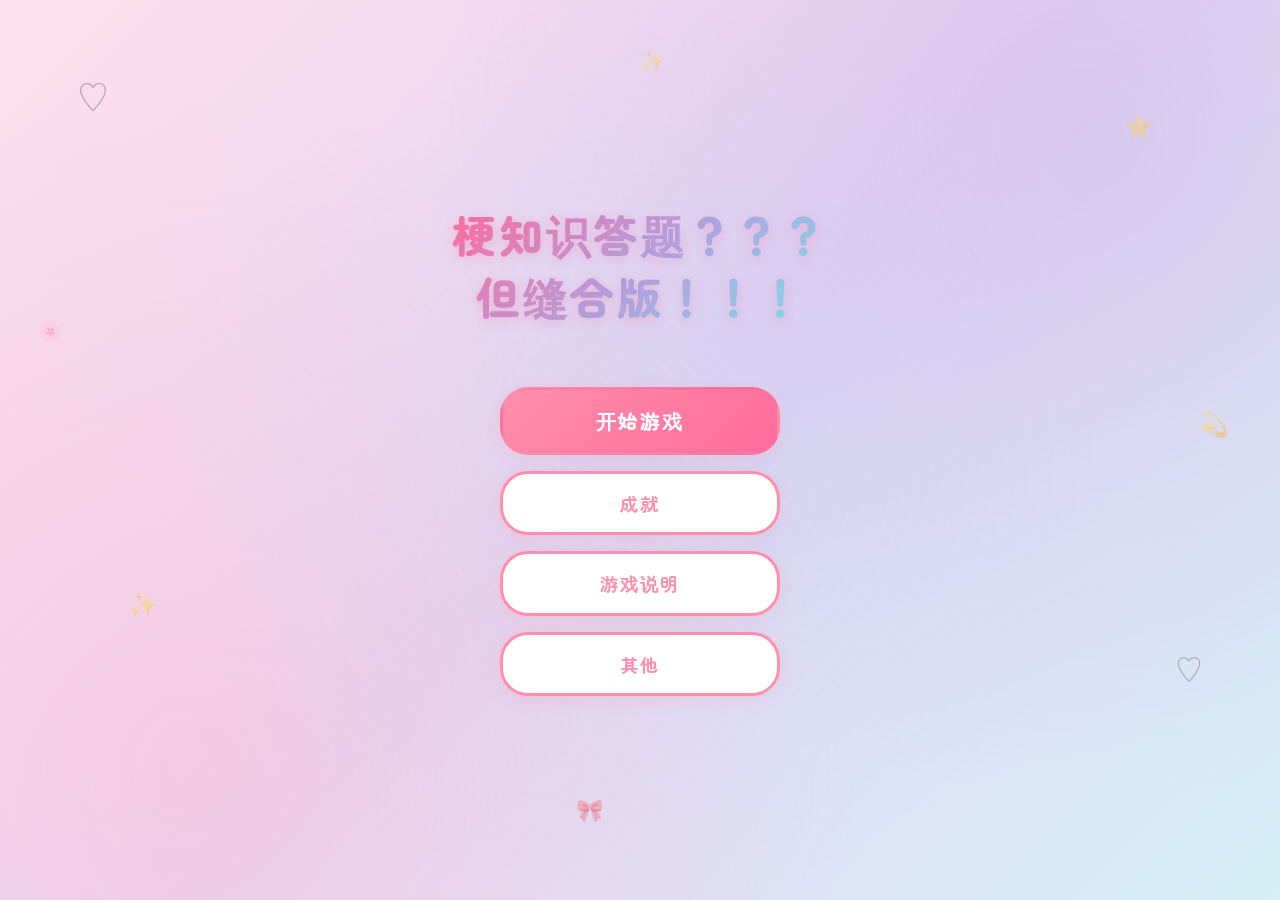
<file: index.html>
<!DOCTYPE html>
<html lang="zh-CN">
<head>
  <meta charset="UTF-8">
  <meta name="viewport" content="width=device-width, initial-scale=1.0">
  <title>梗知识答题——但是缝合版</title>
  <style>
    @import url('https://fonts.googleapis.com/css2?family=M+PLUS+Rounded+1c:wght@400;500;700;800&family=Zen+Maru+Gothic:wght@400;500;700;900&display=swap');

    :root {
      --pink: #FF8FAB;
      --pink-dark: #FF6B9D;
      --pink-light: #FFB7C5;
      --pink-lighter: #FFD6E0;
      --pink-bg: #FFF0F5;
      --purple: #B39DDB;
      --purple-light: #D1C4E9;
      --purple-bg: #F3E5F5;
      --cyan: #80DEEA;
      --cyan-bg: #E0F7FA;
      --mint: #A5D6A7;
      --mint-bg: #E8F5E9;
      --cream: #FFF9C4;
      --white: #FFFFFF;
      --text: #5D4037;
      --text-light: #8D6E63;
      --shadow-sm: 0 2px 8px rgba(255,143,171,0.15);
      --shadow-md: 0 4px 16px rgba(255,143,171,0.2);
      --shadow-lg: 0 8px 30px rgba(255,143,171,0.25);
      --radius: 14px;
      --radius-lg: 22px;
      --radius-xl: 28px;
      --bounce: cubic-bezier(0.34, 1.56, 0.64, 1);
    }

    * {
      margin: 0;
      padding: 0;
      box-sizing: border-box;
    }

    body {
      font-family: 'Zen Maru Gothic', 'M PLUS Rounded 1c', 'Microsoft YaHei', 'PingFang SC', sans-serif;
      background: linear-gradient(135deg, #FFE0EC 0%, #E8D5F5 50%, #D5F0F7 100%);
      color: var(--text);
      min-height: 100vh;
      display: flex;
      flex-direction: column;
      align-items: center;
      justify-content: center;
      overflow-x: hidden;
      position: relative;
    }

    body::before {
      content: '';
      position: fixed;
      top: 0; left: 0;
      width: 100%; height: 100%;
      background:
        radial-gradient(circle at 15% 85%, rgba(255,183,197,0.35) 0%, transparent 50%),
        radial-gradient(circle at 85% 15%, rgba(179,157,219,0.25) 0%, transparent 50%),
        radial-gradient(circle at 50% 50%, rgba(128,222,234,0.15) 0%, transparent 60%);
      pointer-events: none;
      z-index: 0;
    }

    /* ========== 漂浮装饰 ========== */
    .deco {
      position: fixed;
      font-size: 26px;
      opacity: 0.35;
      pointer-events: none;
      z-index: 0;
      animation: decoFloat 5s ease-in-out infinite;
    }
    .deco:nth-child(2n) { animation-delay: -1.5s; animation-duration: 6s; }
    .deco:nth-child(3n) { animation-delay: -3s; animation-duration: 7s; }

    @keyframes decoFloat {
      0%, 100% { transform: translateY(0) rotate(0deg); }
      25% { transform: translateY(-14px) rotate(8deg); }
      50% { transform: translateY(-6px) rotate(-4deg); }
      75% { transform: translateY(-18px) rotate(6deg); }
    }

    /* ========== 主容器 ========== */
    .home-container {
      text-align: center;
      max-width: 600px;
      padding: 40px 20px;
      position: relative;
      z-index: 1;
    }

    /* ========== 大标题 ========== */
    .main-title {
      font-size: 44px;
      font-weight: 900;
      letter-spacing: 3px;
      margin-bottom: 60px;
      line-height: 1.4;
      background: linear-gradient(135deg, #FF6B9D, #B39DDB, #80DEEA);
      -webkit-background-clip: text;
      -webkit-text-fill-color: transparent;
      background-clip: text;
      filter: drop-shadow(0 3px 6px rgba(255,107,157,0.3));
    }

    /* ========== 按钮组 ========== */
    .btn-group {
      display: flex;
      flex-direction: column;
      gap: 16px;
      align-items: center;
    }

    .btn {
      width: 280px;
      padding: 16px 0;
      font-size: 18px;
      border: 3px solid var(--pink);
      background: var(--white);
      color: var(--pink);
      cursor: pointer;
      transition: all 0.3s var(--bounce);
      letter-spacing: 2px;
      border-radius: var(--radius-xl);
      font-weight: 700;
      font-family: inherit;
      box-shadow: var(--shadow-md);
    }

    .btn:hover {
      background: var(--pink);
      color: var(--white);
      transform: translateY(-3px) scale(1.03);
      box-shadow: 0 8px 25px rgba(255,143,171,0.4);
    }

    .btn:active {
      transform: translateY(0) scale(0.97);
    }

    .btn-primary {
      background: linear-gradient(135deg, var(--pink), var(--pink-dark));
      color: var(--white);
      font-weight: 800;
      font-size: 20px;
      border-color: transparent;
    }

    .btn-primary:hover {
      background: linear-gradient(135deg, var(--pink-dark), var(--pink));
      border-color: transparent;
      transform: translateY(-3px) scale(1.03);
    }

    /* ========== 选择面板 ========== */
    .select-overlay {
      position: fixed;
      top: 0; left: 0;
      width: 100vw; height: 100vh;
      background: rgba(93, 64, 55, 0.35);
      display: flex;
      align-items: center;
      justify-content: center;
      z-index: 1000;
      opacity: 0;
      pointer-events: none;
      transition: opacity 0.25s ease;
      backdrop-filter: blur(6px);
    }

    .select-overlay.active {
      opacity: 1;
      pointer-events: auto;
    }

    .select-box {
      background: var(--white);
      border: 3px solid var(--pink-light);
      padding: 36px;
      text-align: center;
      max-width: 400px;
      width: 90%;
      border-radius: var(--radius-xl);
      box-shadow: var(--shadow-lg);
    }

    .select-title {
      font-size: 22px;
      font-weight: 800;
      margin-bottom: 24px;
      color: var(--text);
    }

    .select-list {
      display: flex;
      flex-direction: column;
      gap: 12px;
      margin-bottom: 24px;
    }

    .select-item {
      padding: 14px 0;
      font-size: 16px;
      border: 2px solid var(--pink-lighter);
      background: var(--white);
      color: var(--text);
      cursor: pointer;
      transition: all 0.25s var(--bounce);
      letter-spacing: 1px;
      border-radius: var(--radius);
      font-weight: 600;
      font-family: inherit;
    }

    .select-item:hover {
      background: var(--pink-bg);
      border-color: var(--pink);
      transform: translateY(-2px);
      box-shadow: var(--shadow-sm);
    }

    .select-item.selected {
      background: var(--pink);
      color: var(--white);
      border-color: var(--pink);
    }

    .select-close {
      padding: 10px 28px;
      font-size: 14px;
      border: 2px solid var(--purple-light);
      background: var(--white);
      color: var(--text-light);
      cursor: pointer;
      border-radius: var(--radius);
      font-family: inherit;
      font-weight: 600;
      transition: all 0.25s ease;
    }

    .select-close:hover {
      border-color: var(--purple);
      color: var(--purple);
      background: var(--purple-bg);
    }

    .select-hint {
      font-size: 13px;
      color: var(--text-light);
      margin-top: 12px;
    }

    /* ========== 题库多选样式 ========== */
    .bank-select-item {
      display: flex;
      justify-content: space-between;
      align-items: center;
      padding: 14px 16px;
      font-size: 16px;
      border: 2px solid #F0E0E8;
      background: var(--white);
      color: var(--text);
      cursor: pointer;
      transition: all 0.25s var(--bounce);
      border-radius: var(--radius);
      font-family: inherit;
    }

    .bank-select-item:hover {
      border-color: var(--pink);
      background: var(--pink-bg);
      transform: translateY(-1px);
    }

    .bank-select-item .bank-name {
      text-align: left;
      letter-spacing: 1px;
      font-weight: 600;
    }

    .bank-select-item .bank-checkbox {
      width: 26px;
      height: 26px;
      border: 2px solid var(--pink-light);
      display: flex;
      align-items: center;
      justify-content: center;
      font-size: 14px;
      font-weight: 900;
      flex-shrink: 0;
      border-radius: 8px;
      color: var(--pink);
      transition: all 0.2s ease;
    }

    .bank-select-item.selected {
      border-color: var(--pink);
      background: var(--pink);
      color: var(--white);
    }

    .bank-select-item.selected .bank-checkbox {
      border-color: var(--white);
      background: var(--white);
      color: var(--pink);
    }

    /* ========== 成就弹窗（右下角滑动弹出） ========== */
    @keyframes achSlideIn {
      0%   { transform: translateX(120%) scale(0.8); opacity: 0; }
      100% { transform: translateX(0) scale(1); opacity: 1; }
    }

    @keyframes achSlideOut {
      0%   { transform: translateX(0) scale(1); opacity: 1; }
      100% { transform: translateX(120%) scale(0.8); opacity: 0; }
    }

    .ach-popup {
      position: fixed;
      right: 20px;
      bottom: 30px;
      width: 280px;
      background: var(--white);
      border: 3px solid var(--pink-light);
      padding: 16px;
      z-index: 2000;
      transform: translateX(120%);
      transition: none;
      box-shadow: var(--shadow-lg);
      border-radius: var(--radius-lg);
    }

    .ach-popup.show {
      animation: achSlideIn 0.5s var(--bounce) forwards;
    }

    .ach-popup.hide-slide {
      animation: achSlideOut 0.3s ease-in forwards;
    }

    .ach-popup .ach-popup-header {
      display: flex;
      align-items: center;
      gap: 10px;
      margin-bottom: 6px;
    }

    .ach-popup .ach-popup-icon {
      width: 44px;
      height: 44px;
      flex-shrink: 0;
      border: 2px solid var(--pink-lighter);
      display: flex;
      align-items: center;
      justify-content: center;
      border-radius: 12px;
      overflow: hidden;
      background: var(--pink-bg);
    }

    .ach-popup .ach-popup-icon img {
      width: 100%;
      height: 100%;
      object-fit: contain;
    }

    .ach-popup .ach-popup-title {
      font-weight: 800;
      font-size: 16px;
      color: var(--text);
    }

    .ach-popup .ach-popup-desc {
      font-size: 12px;
      color: var(--text-light);
      margin-top: 4px;
    }

    /* ========== 成就面板样式 ========== */
    .ach-card {
      display: flex;
      align-items: center;
      gap: 14px;
      padding: 14px;
      border: 2px solid #F0E0E8;
      margin-bottom: 10px;
      text-align: left;
      border-radius: var(--radius);
      transition: all 0.2s ease;
      background: var(--white);
    }

    .ach-card:hover {
      border-color: var(--pink-lighter);
      background: var(--pink-bg);
      transform: translateX(4px);
    }

    .ach-card .ach-icon {
      width: 52px;
      height: 52px;
      flex-shrink: 0;
      border: 2px solid var(--pink-lighter);
      display: flex;
      align-items: center;
      justify-content: center;
      overflow: hidden;
      border-radius: 14px;
      background: var(--pink-bg);
    }

    .ach-card .ach-icon img {
      width: 100%;
      height: 100%;
      object-fit: contain;
    }

    .ach-card .ach-info .ach-name {
      font-weight: 700;
      font-size: 15px;
      margin-bottom: 2px;
      color: var(--text);
    }

    .ach-card .ach-info .ach-desc {
      font-size: 12px;
      color: var(--text-light);
    }

    .ach-card.locked {
      opacity: 0.4;
    }

    .ach-card.locked .ach-icon {
      background: #f5f5f5;
      border-color: #e0e0e0;
    }
  </style>
</head>
<body>

  <!-- 漂浮装饰 -->
  <div class="deco" style="top:8%;left:6%;font-size:32px;">♡</div>
  <div class="deco" style="top:12%;right:10%;font-size:22px;">⭐</div>
  <div class="deco" style="top:65%;left:10%;font-size:24px;">✨</div>
  <div class="deco" style="top:72%;right:6%;font-size:28px;">♡</div>
  <div class="deco" style="top:35%;left:3%;font-size:20px;">🌸</div>
  <div class="deco" style="top:45%;right:4%;font-size:24px;">💫</div>
  <div class="deco" style="top:88%;left:45%;font-size:22px;">🎀</div>
  <div class="deco" style="top:5%;left:50%;font-size:20px;">✨</div>

  <div class="home-container">
    <!-- 大标题 -->
    <h1 class="main-title">梗知识答题？？？<br>但缝合版！！！</h1>

    <!-- 主导航按钮 -->
    <div class="btn-group">
      <button class="btn btn-primary" onclick="showStartGameSub()">开始游戏</button>
      <button class="btn" onclick="showAchievements()">成就</button>
      <button class="btn" onclick="goTo('instructions.html')">游戏说明</button>
      <button class="btn" onclick="showOtherSub()">其他</button>
    </div>
  </div>

  <!-- 「开始游戏」子面板 -->
  <div class="select-overlay" id="startGameSub">
    <div class="select-box">
      <div class="select-title">选择模式</div>
      <div class="select-list">
        <button class="select-item" onclick="startQuizFlow()">答题</button>
        <button class="select-item" onclick="startMinigameFlow()">小游戏</button>
      </div>
      <button class="select-close" onclick="closePanel('startGameSub')">关闭</button>
    </div>
  </div>

  <!-- 「其他」子面板 -->
  <div class="select-overlay" id="otherSub">
    <div class="select-box">
      <div class="select-title">其他</div>
      <div class="select-list">
        <button class="select-item" onclick="closePanel('otherSub'); goTo('settings.html')">游戏设置</button>
        <button class="select-item" onclick="closePanel('otherSub'); goTo('contact.html')">联系我们</button>
      </div>
      <button class="select-close" onclick="closePanel('otherSub')">关闭</button>
    </div>
  </div>

  <!-- 成就面板 -->
  <div class="select-overlay" id="achievementsPanel">
    <div class="select-box">
      <div class="select-title">成就</div>
      <div class="select-list" id="achContent">
        <div style="padding:20px;color:#999;font-size:14px;">（成就系统筹备中，敬请期待）</div>
      </div>
      <button class="select-close" onclick="closePanel('achievementsPanel')">关闭</button>
    </div>
  </div>

  <!-- 选择题库面板 -->
  <div class="select-overlay" id="bankOverlay">
    <div class="select-box">
      <div class="select-title">选择题库</div>
      <div class="select-list" id="bankList"></div>
      <button class="select-close" onclick="confirmBankAndStart()">开始答题</button>
    </div>
  </div>

  <!-- 小游戏选择面板 -->
  <div class="select-overlay" id="minigameOverlay">
    <div class="select-box">
      <div class="select-title">选择小游戏</div>
      <div class="select-list" id="minigameList"></div>
      <button class="select-close" onclick="closePanel('minigameOverlay')">关闭</button>
    </div>
  </div>

  <!-- 成就弹出提示（右下角） -->
  <div class="ach-popup" id="achPopup">
    <div class="ach-popup-header">
      <div class="ach-popup-icon" id="achPopupIcon"></div>
      <div class="ach-popup-title" id="achPopupName"></div>
    </div>
    <div class="ach-popup-desc" id="achPopupDesc"></div>
  </div>

  <script src="banks.js"></script>
  <script src="achievements.js"></script>
  <script>
    // ========== 通用面板 ==========
    function showPanel(id) {
      document.getElementById(id).classList.add('active');
    }
    function closePanel(id) {
      document.getElementById(id).classList.remove('active');
    }

    // ========== 「开始游戏」子菜单 ==========
    function showStartGameSub() {
      showPanel('startGameSub');
    }

    function startQuizFlow() {
      closePanel('startGameSub');
      showBankSelect();
    }

    function startMinigameFlow() {
      closePanel('startGameSub');
      showMinigameSelect();
    }

    // ========== 「其他」子菜单 ==========
    function showOtherSub() {
      showPanel('otherSub');
    }

    // ========== 成就弹窗（右下角滑动） ==========
    var achPopupTimer = null;

    function showAchievementPopup(achId) {
      var def = ACHIEVEMENTS.DEFS.find(function (d) { return d.id === achId; });
      if (!def) return;
      if (achPopupTimer) clearTimeout(achPopupTimer);

      var popup = document.getElementById('achPopup');
      document.getElementById('achPopupIcon').innerHTML = '<img src="' + def.icon + '" alt="">';
      document.getElementById('achPopupName').textContent = def.name;
      document.getElementById('achPopupDesc').textContent = def.desc;
      popup.classList.remove('hide-slide');

      // 显示
      popup.classList.add('show');

      // 3秒后自动隐藏
      achPopupTimer = setTimeout(function () {
        popup.classList.remove('show');
        popup.classList.add('hide-slide');
        setTimeout(function () {
          popup.classList.remove('hide-slide');
        }, 300);
      }, 3000);
    }

    // ========== 成就面板 ==========
    function showAchievements() {
      var allDefs = ACHIEVEMENTS.DEFS;
      var html = '';
      for (var i = 0; i < allDefs.length; i++) {
        var d = allDefs[i];
        var isUnlocked = ACHIEVEMENTS.isUnlocked(d.id);
        html += '<div class="ach-card' + (isUnlocked ? '' : ' locked') + '">';
        html += '<div class="ach-icon"><img src="' + (isUnlocked ? d.icon : ACHIEVEMENTS.getLockIcon()) + '" alt=""></div>';
        html += '<div class="ach-info"><div class="ach-name">' + (isUnlocked ? d.name : '???') + '</div>';
        html += '<div class="ach-desc">' + (isUnlocked ? d.desc : '尚未解锁') + '</div></div>';
        html += '</div>';
      }
      document.getElementById('achContent').innerHTML = html;
      showPanel('achievementsPanel');
    }

    // ========== 题库多选 ==========
    var selectedBanks = (function () {
      try {
        var saved = JSON.parse(localStorage.getItem('selected_banks') || 'null');
        if (saved && saved.length > 0) return saved;
      } catch (e) {}
      return ['题库1--通用（并非）'];
    })();

    function showBankSelect() {
      var bankNames = [];
      if (typeof BANKS !== 'undefined') {
        bankNames = Object.keys(BANKS);
      }
      if (bankNames.length === 0) {
        bankNames = ['题库1--通用（并非）'];
      }

      var listHtml = '';
      for (var i = 0; i < bankNames.length; i++) {
        var name = bankNames[i];
        var isSelected = (selectedBanks.indexOf(name) !== -1);
        listHtml += '<div class="bank-select-item' + (isSelected ? ' selected' : '') + '" onclick="toggleBank(\'' + name.replace(/'/g, "\\'") + '\')">';
        listHtml += '<span class="bank-name">' + name + '</span>';
        listHtml += '<span class="bank-checkbox">' + (isSelected ? '✓' : '') + '</span>';
        listHtml += '</div>';
      }
      document.getElementById('bankList').innerHTML = listHtml;
      showPanel('bankOverlay');
    }

    function toggleBank(name) {
      var idx = selectedBanks.indexOf(name);
      if (idx === -1) {
        selectedBanks.push(name);
      } else {
        selectedBanks.splice(idx, 1);
      }
      try { localStorage.setItem('selected_banks', JSON.stringify(selectedBanks)); } catch (e) {}
      showBankSelect(); // 刷新面板
    }

    function confirmBankAndStart() {
      if (selectedBanks.length === 0) {
        alert('请至少选择一个题库！');
        return;
      }
      closePanel('bankOverlay');
      doStartGame();
    }

    // 为所有子面板、题库面板、小游戏面板、成就面板绑定遮罩点击关闭
    ['startGameSub', 'otherSub', 'achievementsPanel', 'bankOverlay', 'minigameOverlay'].forEach(function (id) {
      var el = document.getElementById(id);
      if (el) {
        el.addEventListener('click', function (e) {
          if (e.target === this) closePanel(id);
        });
      }
    });

    // ========== 小游戏选择 ==========
    var MINIGAMES = [
      { id: 'minigame1', name: '霓虹跑酷', path: 'minigame1/index.html' },
      { id: 'minigame2', name: '霓虹飞驰', path: 'minigame2/index.html' },
      { id: 'minigame3', name: '精灵大作战', path: 'minigame3/index.html' }
    ];

    function showMinigameSelect() {
      var listHtml = '';
      for (var i = 0; i < MINIGAMES.length; i++) {
        var mg = MINIGAMES[i];
        listHtml += '<button class="select-item" onclick="launchMinigame(\'' + mg.path + '\')">' + mg.name + '</button>';
      }
      document.getElementById('minigameList').innerHTML = listHtml;
      showPanel('minigameOverlay');
    }

    function launchMinigame(path) {
      // 成就检测：小游戏爱好者
      var justUnlocked = ACHIEVEMENTS.unlock('first_minigame');
      localStorage.removeItem('quiz_returning');
      if (justUnlocked) {
        showAchievementPopup('first_minigame');
        setTimeout(function () { window.location.href = path; }, 1200);
      } else {
        window.location.href = path;
      }
    }

    // ========== 开始游戏 ==========
    function doStartGame() {
      try {
        localStorage.removeItem('quiz_state');
        localStorage.removeItem('quiz_returning');
        localStorage.removeItem('quiz_results');
        localStorage.removeItem('quiz_seed');
        localStorage.removeItem('quiz_rng_count');
        localStorage.removeItem('quiz_bonus_time');
        localStorage.removeItem('quiz_minigame_history');
        localStorage.removeItem('quiz_minigame_index');
        localStorage.removeItem('quiz_session_achievements');

        // 重置本次会话成就记录
        ACHIEVEMENTS.resetSession();

        var gameState = {
          currentQuestionIndex: 0,
          correctQuestions: [],
          wrongQuestions: [],
          timeLeft: 60,
          initialTime: 60,
          answeredCount: 0
        };
        localStorage.setItem('quiz_state', JSON.stringify(gameState));
        window.location.href = 'quiz.html';
      } catch (e) {
        alert('启动游戏失败：' + e.message + '\n请尝试用 Chrome 或 Edge 浏览器打开。');
      }
    }

    function goTo(url) {
      // 追踪说明书爱好者成就
      if (url === 'instructions.html' && !ACHIEVEMENTS.isUnlocked('instructions')) {
        ACHIEVEMENTS.unlock('instructions');
        showAchievementPopup('instructions');
        setTimeout(function () { window.location.href = url; }, 1200);
        return;
      }
      window.location.href = url;
    }
  </script>

</body>
</html>
</file>
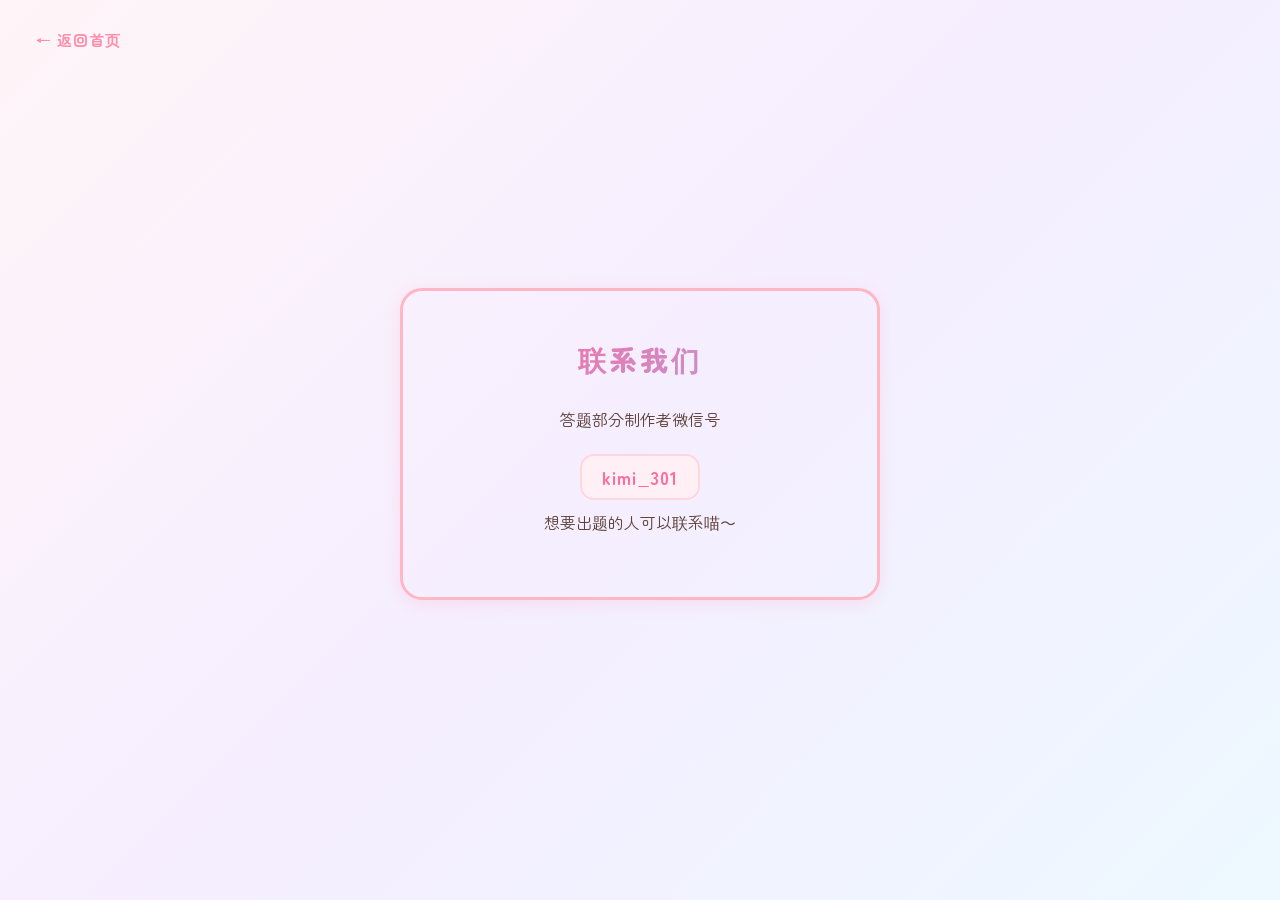
<file: contact.html>
<!DOCTYPE html>
<html lang="zh-CN">
<head>
  <meta charset="UTF-8">
  <meta name="viewport" content="width=device-width, initial-scale=1.0">
  <title>联系我们</title>
  <style>
    @import url('https://fonts.googleapis.com/css2?family=M+PLUS+Rounded+1c:wght@400;500;700;800&family=Zen+Maru+Gothic:wght@400;500;700;900&display=swap');

    :root {
      --pink: #FF8FAB;
      --pink-dark: #FF6B9D;
      --pink-light: #FFB7C5;
      --pink-lighter: #FFD6E0;
      --pink-bg: #FFF0F5;
      --purple: #B39DDB;
      --purple-light: #D1C4E9;
      --text: #5D4037;
      --text-light: #8D6E63;
      --shadow-md: 0 4px 16px rgba(255,143,171,0.2);
      --radius: 14px;
      --radius-lg: 22px;
    }

    * { margin: 0; padding: 0; box-sizing: border-box; }

    body {
      font-family: 'Zen Maru Gothic', 'M PLUS Rounded 1c', 'Microsoft YaHei', 'PingFang SC', sans-serif;
      background: linear-gradient(135deg, #FFF5F8 0%, #F5EEFF 50%, #EDF8FF 100%);
      color: var(--text);
      min-height: 100vh;
      display: flex;
      flex-direction: column;
      align-items: center;
      justify-content: center;
      padding: 20px;
    }

    .contact-card {
      max-width: 480px;
      width: 100%;
      background: var(--white);
      border: 3px solid var(--pink-light);
      border-radius: var(--radius-lg);
      padding: 48px 36px;
      text-align: center;
      box-shadow: var(--shadow-md);
    }

    h1 {
      font-size: 28px;
      font-weight: 900;
      letter-spacing: 3px;
      margin-bottom: 24px;
      background: linear-gradient(135deg, var(--pink-dark), var(--purple));
      -webkit-background-clip: text;
      -webkit-text-fill-color: transparent;
      background-clip: text;
    }

    p {
      font-size: 16px;
      line-height: 1.8;
      color: var(--text);
      margin-bottom: 12px;
    }

    .wechat-id {
      display: inline-block;
      background: var(--pink-bg);
      border: 2px solid var(--pink-lighter);
      padding: 8px 20px;
      border-radius: var(--radius);
      font-weight: 700;
      font-size: 18px;
      color: var(--pink-dark);
      letter-spacing: 1px;
      margin: 8px 0;
    }

    .back-link {
      position: fixed;
      top: 20px;
      left: 24px;
      color: var(--pink);
      font-size: 15px;
      letter-spacing: 1px;
      text-decoration: none;
      z-index: 10;
      font-weight: 700;
      transition: all 0.2s ease;
      padding: 6px 12px;
      border-radius: var(--radius);
    }

    .back-link:hover {
      background: var(--pink-bg);
      text-decoration: none;
      transform: translateX(-2px);
    }
  </style>
</head>
<body>
  <div class="contact-card">
    <h1>联系我们</h1>
    <p>答题部分制作者微信号</p>
    <div class="wechat-id">kimi_301</div>
    <p>想要出题的人可以联系喵～</p>
  </div>
  <p><a class="back-link" href="index.html">← 返回首页</a></p>
</body>
</html>
</file>
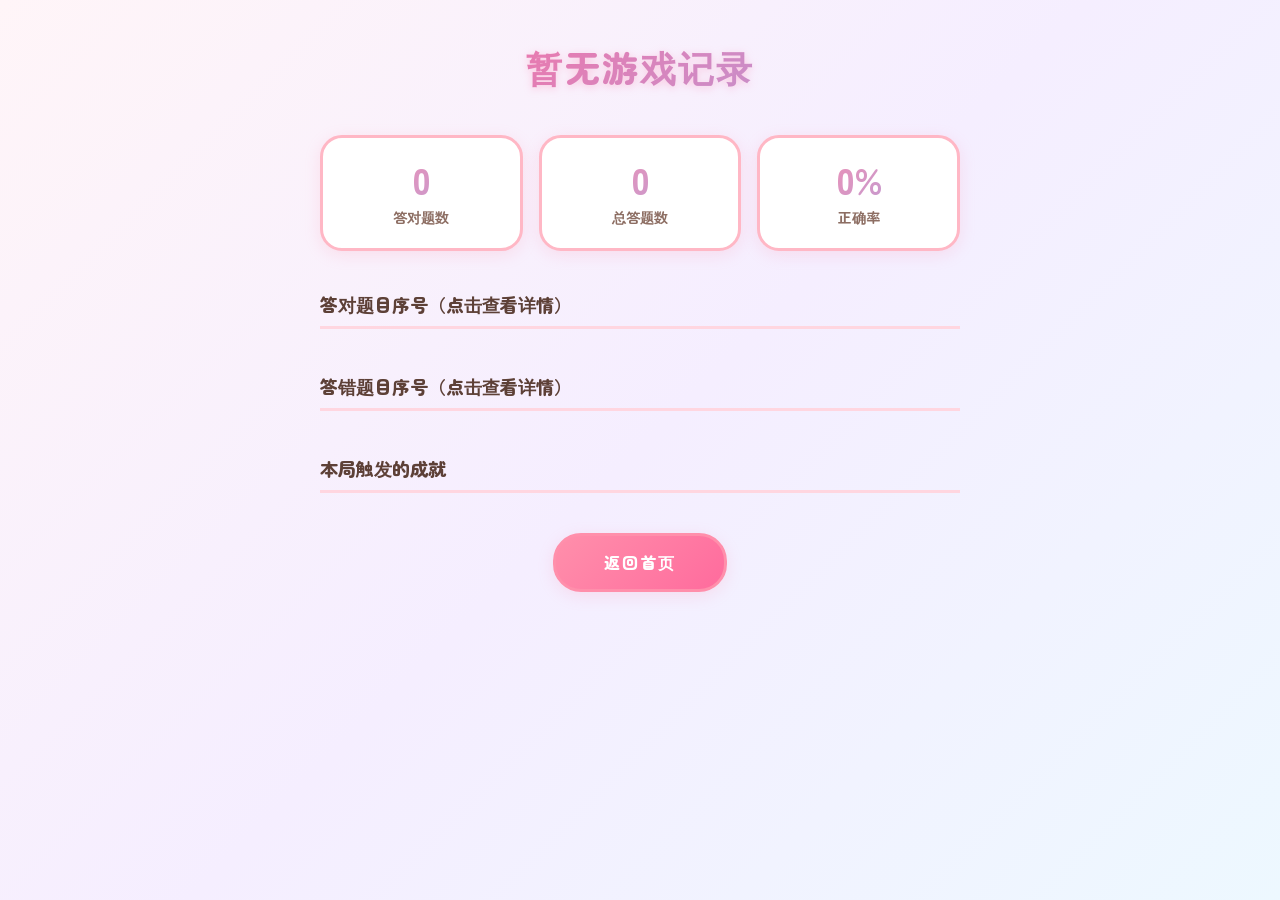
<file: gameover.html>
<!DOCTYPE html>
<html lang="zh-CN">
<head>
  <meta charset="UTF-8">
  <meta name="viewport" content="width=device-width, initial-scale=1.0">
  <title>游戏结束</title>
  <style>
    @import url('https://fonts.googleapis.com/css2?family=M+PLUS+Rounded+1c:wght@400;500;700;800&family=Zen+Maru+Gothic:wght@400;500;700;900&display=swap');

    :root {
      --pink: #FF8FAB;
      --pink-dark: #FF6B9D;
      --pink-light: #FFB7C5;
      --pink-lighter: #FFD6E0;
      --pink-bg: #FFF0F5;
      --purple: #B39DDB;
      --purple-light: #D1C4E9;
      --purple-bg: #F3E5F5;
      --cyan: #80DEEA;
      --cyan-bg: #E0F7FA;
      --mint: #A5D6A7;
      --mint-bg: #E8F5E9;
      --cream: #FFF9C4;
      --white: #FFFFFF;
      --text: #5D4037;
      --text-light: #8D6E63;
      --shadow-sm: 0 2px 8px rgba(255,143,171,0.15);
      --shadow-md: 0 4px 16px rgba(255,143,171,0.2);
      --shadow-lg: 0 8px 30px rgba(255,143,171,0.25);
      --radius: 14px;
      --radius-lg: 22px;
      --radius-xl: 28px;
      --bounce: cubic-bezier(0.34, 1.56, 0.64, 1);
    }

    * {
      margin: 0;
      padding: 0;
      box-sizing: border-box;
    }

    body {
      font-family: 'Zen Maru Gothic', 'M PLUS Rounded 1c', 'Microsoft YaHei', 'PingFang SC', sans-serif;
      background: linear-gradient(135deg, #FFF5F8 0%, #F5EEFF 50%, #EDF8FF 100%);
      color: var(--text);
      min-height: 100vh;
      display: flex;
      flex-direction: column;
      align-items: center;
      padding: 40px 20px;
    }

    .container {
      max-width: 640px;
      width: 100%;
    }

    /* ========== 标题 ========== */
    .gameover-title {
      font-size: 36px;
      font-weight: 900;
      text-align: center;
      margin-bottom: 40px;
      letter-spacing: 2px;
      background: linear-gradient(135deg, var(--pink-dark), var(--purple));
      -webkit-background-clip: text;
      -webkit-text-fill-color: transparent;
      background-clip: text;
      filter: drop-shadow(0 2px 4px rgba(255,107,157,0.3));
    }

    /* ========== 数据概览卡片 ========== */
    .stats-cards {
      display: flex;
      gap: 16px;
      margin-bottom: 40px;
    }

    .stat-card {
      flex: 1;
      border: 3px solid var(--pink-light);
      padding: 20px 16px;
      text-align: center;
      border-radius: var(--radius-lg);
      background: var(--white);
      box-shadow: var(--shadow-md);
      transition: all 0.25s var(--bounce);
    }

    .stat-card:hover {
      transform: translateY(-3px);
      box-shadow: var(--shadow-lg);
    }

    .stat-card .stat-number {
      font-size: 36px;
      font-weight: 900;
      line-height: 1.2;
      background: linear-gradient(135deg, var(--pink), var(--purple));
      -webkit-background-clip: text;
      -webkit-text-fill-color: transparent;
      background-clip: text;
    }

    .stat-card .stat-label {
      font-size: 14px;
      color: var(--text-light);
      margin-top: 6px;
      font-weight: 600;
    }

    /* ========== 列表区域 ========== */
    .section {
      margin-bottom: 32px;
    }

    .section-title {
      font-size: 18px;
      font-weight: 800;
      margin-bottom: 12px;
      padding-bottom: 8px;
      border-bottom: 3px solid var(--pink-lighter);
      color: var(--text);
    }

    .tag-list {
      display: flex;
      flex-wrap: wrap;
      gap: 8px;
    }

    .tag {
      display: inline-block;
      padding: 6px 14px;
      border: 2px solid var(--pink-light);
      font-size: 14px;
      background: var(--white);
      color: var(--text);
      cursor: default;
      border-radius: 999px;
      font-weight: 600;
      transition: all 0.2s var(--bounce);
    }

    .tag.correct {
      background: var(--mint);
      color: var(--white);
      border-color: var(--mint);
      cursor: pointer;
    }

    .tag.correct:hover {
      background: #81C784;
      transform: translateY(-2px);
      box-shadow: 0 4px 12px rgba(165,214,167,0.4);
    }

    .tag.wrong {
      cursor: pointer;
      border-color: #EF9A9A;
    }

    .tag.wrong:hover {
      background: #FFCDD2;
      border-color: #E57373;
      transform: translateY(-2px);
      box-shadow: 0 4px 12px rgba(239,154,154,0.3);
    }

    .empty-hint {
      color: var(--text-light);
      font-size: 14px;
      font-style: italic;
    }

    /* ========== 弹窗 ========== */
    .modal-overlay {
      position: fixed;
      top: 0;
      left: 0;
      width: 100vw;
      height: 100vh;
      background: rgba(93, 64, 55, 0.4);
      display: flex;
      align-items: center;
      justify-content: center;
      z-index: 1000;
      opacity: 0;
      pointer-events: none;
      transition: opacity 0.2s ease;
      backdrop-filter: blur(4px);
    }

    .modal-overlay.active {
      opacity: 1;
      pointer-events: auto;
    }

    .modal-box {
      background: var(--white);
      border: 3px solid var(--pink-light);
      max-width: 500px;
      width: 90%;
      max-height: 80vh;
      overflow-y: auto;
      padding: 32px;
      position: relative;
      border-radius: var(--radius-xl);
      box-shadow: var(--shadow-lg);
    }

    .modal-close {
      position: absolute;
      top: 10px;
      right: 16px;
      font-size: 24px;
      cursor: pointer;
      background: none;
      border: none;
      color: var(--text-light);
      line-height: 1;
      transition: color 0.2s ease;
    }

    .modal-close:hover {
      color: var(--pink);
    }

    .modal-question {
      font-size: 18px;
      font-weight: 800;
      margin-bottom: 20px;
      line-height: 1.5;
      color: var(--text);
    }

    .modal-option {
      padding: 10px 14px;
      margin-bottom: 6px;
      border: 2px solid #F0E0E8;
      font-size: 15px;
      border-radius: var(--radius);
      transition: all 0.2s ease;
    }

    .modal-option.correct-answer {
      border-color: var(--mint);
      background: var(--mint-bg);
      font-weight: 700;
    }

    .modal-option.user-answer {
      border-color: #EF9A9A;
      background: #FFF5F5;
      text-decoration: line-through;
    }

    .modal-option-label {
      display: inline-block;
      width: 24px;
      font-weight: 800;
      color: var(--pink);
    }

    .modal-summary {
      margin-top: 16px;
      font-size: 14px;
      color: var(--text-light);
      padding-top: 12px;
      border-top: 2px solid var(--pink-lighter);
    }

    /* ========== 返回按钮 ========== */
    .btn-back {
      display: block;
      margin: 40px auto 0;
      padding: 14px 48px;
      font-size: 16px;
      border: 3px solid var(--pink);
      background: linear-gradient(135deg, var(--pink), var(--pink-dark));
      color: var(--white);
      cursor: pointer;
      transition: all 0.25s var(--bounce);
      border-radius: var(--radius-xl);
      font-family: inherit;
      font-weight: 800;
      letter-spacing: 2px;
      box-shadow: var(--shadow-md);
    }

    .btn-back:hover {
      transform: translateY(-3px) scale(1.02);
      box-shadow: var(--shadow-lg);
    }

    /* ========== 成就区域 ========== */
    .ach-section-title {
      font-size: 18px;
      font-weight: 800;
      margin-bottom: 12px;
      padding-bottom: 8px;
      border-bottom: 3px solid var(--pink-lighter);
      color: var(--text);
    }

    .ach-card {
      display: flex;
      align-items: center;
      gap: 14px;
      padding: 14px;
      border: 2px solid #F0E0E8;
      margin-bottom: 10px;
      text-align: left;
      border-radius: var(--radius);
      background: var(--white);
      transition: all 0.2s ease;
    }

    .ach-card:hover {
      border-color: var(--pink-lighter);
      background: var(--pink-bg);
      transform: translateX(4px);
    }

    .ach-card .ach-icon {
      width: 56px;
      height: 56px;
      flex-shrink: 0;
      border: 2px solid var(--pink-lighter);
      display: flex;
      align-items: center;
      justify-content: center;
      overflow: hidden;
      border-radius: 14px;
      background: var(--pink-bg);
    }

    .ach-card .ach-icon img {
      width: 100%;
      height: 100%;
      object-fit: contain;
    }

    .ach-card .ach-info .ach-name {
      font-weight: 800;
      font-size: 16px;
      margin-bottom: 4px;
      color: var(--text);
    }

    .ach-card .ach-info .ach-desc {
      font-size: 13px;
      color: var(--text-light);
    }
  </style>
</head>
<body>

  <div class="container">
    <!-- 标题 -->
    <h1 class="gameover-title" id="gameoverTitle">游戏结束</h1>

    <!-- 数据卡片 -->
    <div class="stats-cards">
      <div class="stat-card">
        <div class="stat-number" id="correctCount">0</div>
        <div class="stat-label">答对题数</div>
      </div>
      <div class="stat-card">
        <div class="stat-number" id="totalAnswered">0</div>
        <div class="stat-label">总答题数</div>
      </div>
      <div class="stat-card">
        <div class="stat-number" id="accuracy">0%</div>
        <div class="stat-label">正确率</div>
      </div>
    </div>

    <!-- 答对题目序号 -->
    <div class="section">
      <div class="section-title">答对题目序号（点击查看详情）</div>
      <div class="tag-list" id="correctTagList"></div>
    </div>

    <!-- 答错题目序号 -->
    <div class="section">
      <div class="section-title">答错题目序号（点击查看详情）</div>
      <div class="tag-list" id="wrongTagList"></div>
    </div>

    <!-- 本局成就 -->
    <div class="section" id="achSection">
      <div class="section-title">本局触发的成就</div>
      <div id="achList"></div>
    </div>

    <!-- 返回按钮 -->
    <button class="btn-back" onclick="window.location.href='index.html'">返回首页</button>
  </div>

  <!-- 弹窗层 -->
  <div class="modal-overlay" id="modalOverlay">
    <div class="modal-box" id="modalBox">
      <button class="modal-close" id="modalClose">&times;</button>
      <div id="modalContent"></div>
    </div>
  </div>

  <!-- ========== 题库 ========== -->
  <script src="banks.js"></script>
  <script src="achievements.js"></script>
  <script>
    var selectedBanks = (function () {
      try {
        var saved = JSON.parse(localStorage.getItem('selected_banks') || 'null');
        if (saved && saved.length > 0) return saved;
      } catch (e) {}
      return ['题库1--通用（并非）'];
    })();
    var questions = [];
    if (typeof BANKS !== 'undefined') {
      for (var bi = 0; bi < selectedBanks.length; bi++) {
        var bankName = selectedBanks[bi];
        if (BANKS[bankName]) {
          questions = questions.concat(BANKS[bankName]);
        }
      }
    }
    if (questions.length === 0 && typeof BANKS !== 'undefined' && BANKS['题库1--通用（并非）']) {
      questions = BANKS['题库1--通用（并非）'];
    }
  </script>
  <script>
    (function () {
      // 读取结算数据
      var results = JSON.parse(localStorage.getItem('quiz_results'));

      // 无数据时展示默认状态
      if (!results) {
        document.getElementById('gameoverTitle').textContent = '暂无游戏记录';
        return;
      }

      // 填充数据卡片
      document.getElementById('correctCount').textContent = results.correctCount;
      document.getElementById('totalAnswered').textContent = results.totalAnswered;
      document.getElementById('accuracy').textContent = results.accuracy + '%';

      // 建立题目 ID 索引
      var questionsById = {};
      if (typeof questions !== 'undefined') {
        questions.forEach(function(q) { questionsById[q.id] = q; });
      }

      // 答对题目序号（可点击）
      var correctList = results.correctList || [];
      var correctTagList = document.getElementById('correctTagList');
      if (correctList.length === 0) {
        correctTagList.innerHTML = '<span class="empty-hint">无</span>';
      } else {
        correctList.forEach(function (id) {
          var tag = document.createElement('span');
          tag.className = 'tag correct';
          tag.textContent = '第 ' + id + ' 题';
          tag.addEventListener('click', function () {
            var q = questionsById[id];
            if (q) {
              showCorrectDetail(q);
            }
          });
          correctTagList.appendChild(tag);
        });
      }

      // 答错题目序号（可点击）
      var wrongList = results.wrongList || [];
      var wrongTagList = document.getElementById('wrongTagList');
      if (wrongList.length === 0) {
        wrongTagList.innerHTML = '<span class="empty-hint">无</span>';
      } else {
        wrongList.forEach(function (item, index) {
          var tag = document.createElement('span');
          tag.className = 'tag wrong';
          tag.textContent = '第 ' + item.questionId + ' 题';
          tag.addEventListener('click', function () {
            showQuestionDetail(item);
          });
          wrongTagList.appendChild(tag);
        });
      }

      // ========== 弹窗逻辑 ==========
      var modalOverlay = document.getElementById('modalOverlay');
      var modalContent = document.getElementById('modalContent');
      var modalClose   = document.getElementById('modalClose');

      function showQuestionDetail(item) {
        var html = '<div class="modal-question">' + item.question + '</div>';

        // 渲染所有选项
        ['A', 'B', 'C', 'D'].forEach(function (letter) {
          var optionClass = 'modal-option';
          var label = '';

          if (letter === item.correctAnswer && letter === item.userAnswer) {
            // 既是正确答案又是用户答案（不应该出现在错题中，但做防御）
            optionClass += ' correct-answer';
            label = '<span style="color:#000;">（你的答案，正确）</span>';
          } else if (letter === item.correctAnswer) {
            optionClass += ' correct-answer';
            label = '<span style="color:#000;">（正确答案）</span>';
          } else if (letter === item.userAnswer) {
            optionClass += ' user-answer';
            label = '<span style="color:#999;">（你的答案）</span>';
          }

          html += '<div class="' + optionClass + '">' +
                  '<span class="modal-option-label">' + letter + '.</span>' +
                  item.options[letter] + ' ' + label +
                  '</div>';
        });

        html += '<div class="modal-summary">正确答案: ' + item.correctAnswer +
                ' | 你的选择: ' + item.userAnswer + '</div>';

        modalContent.innerHTML = html;
        modalOverlay.classList.add('active');
      }

      function showCorrectDetail(q) {
        var html = '<div class="modal-question">' + q.question + '</div>';

        ['A', 'B', 'C', 'D'].forEach(function (letter) {
          var optionClass = 'modal-option';
          if (letter === q.answer) {
            optionClass += ' correct-answer';
          }
          html += '<div class="' + optionClass + '">' +
                  '<span class="modal-option-label">' + letter + '.</span>' +
                  q.options[letter] +
                  (letter === q.answer ? ' <span style="color:#000;">（正确答案）</span>' : '') +
                  '</div>';
        });

        html += '<div class="modal-summary">正确答案: ' + q.answer + ' | 本题回答正确</div>';

        modalContent.innerHTML = html;
        modalOverlay.classList.add('active');
      }

      function closeModal() {
        modalOverlay.classList.remove('active');
      }

      modalClose.addEventListener('click', closeModal);
      modalOverlay.addEventListener('click', function (e) {
        if (e.target === modalOverlay) closeModal();
      });

      // ========== 成就展示 ==========
      var sessionAch = results.sessionAchievements || [];
      var achListEl = document.getElementById('achList');
      if (sessionAch.length === 0) {
        achListEl.innerHTML = '<span class="empty-hint">本局未触发成就</span>';
      } else {
        var achHtml = '';
        for (var ai = 0; ai < sessionAch.length; ai++) {
          var a = sessionAch[ai];
          achHtml += '<div class="ach-card">';
          achHtml += '<div class="ach-icon"><img src="' + a.icon + '" alt=""></div>';
          achHtml += '<div class="ach-info">';
          achHtml += '<div class="ach-name">' + a.name + '</div>';
          achHtml += '<div class="ach-desc">' + a.desc + '</div>';
          achHtml += '</div></div>';
        }
        achListEl.innerHTML = achHtml;
      }

      // 清理 localStorage（已展示完毕）
      // localStorage.removeItem('quiz_results');  // 保留以便刷新查看，点击开始新游戏时覆盖
    })();
  </script>

</body>
</html>
</file>
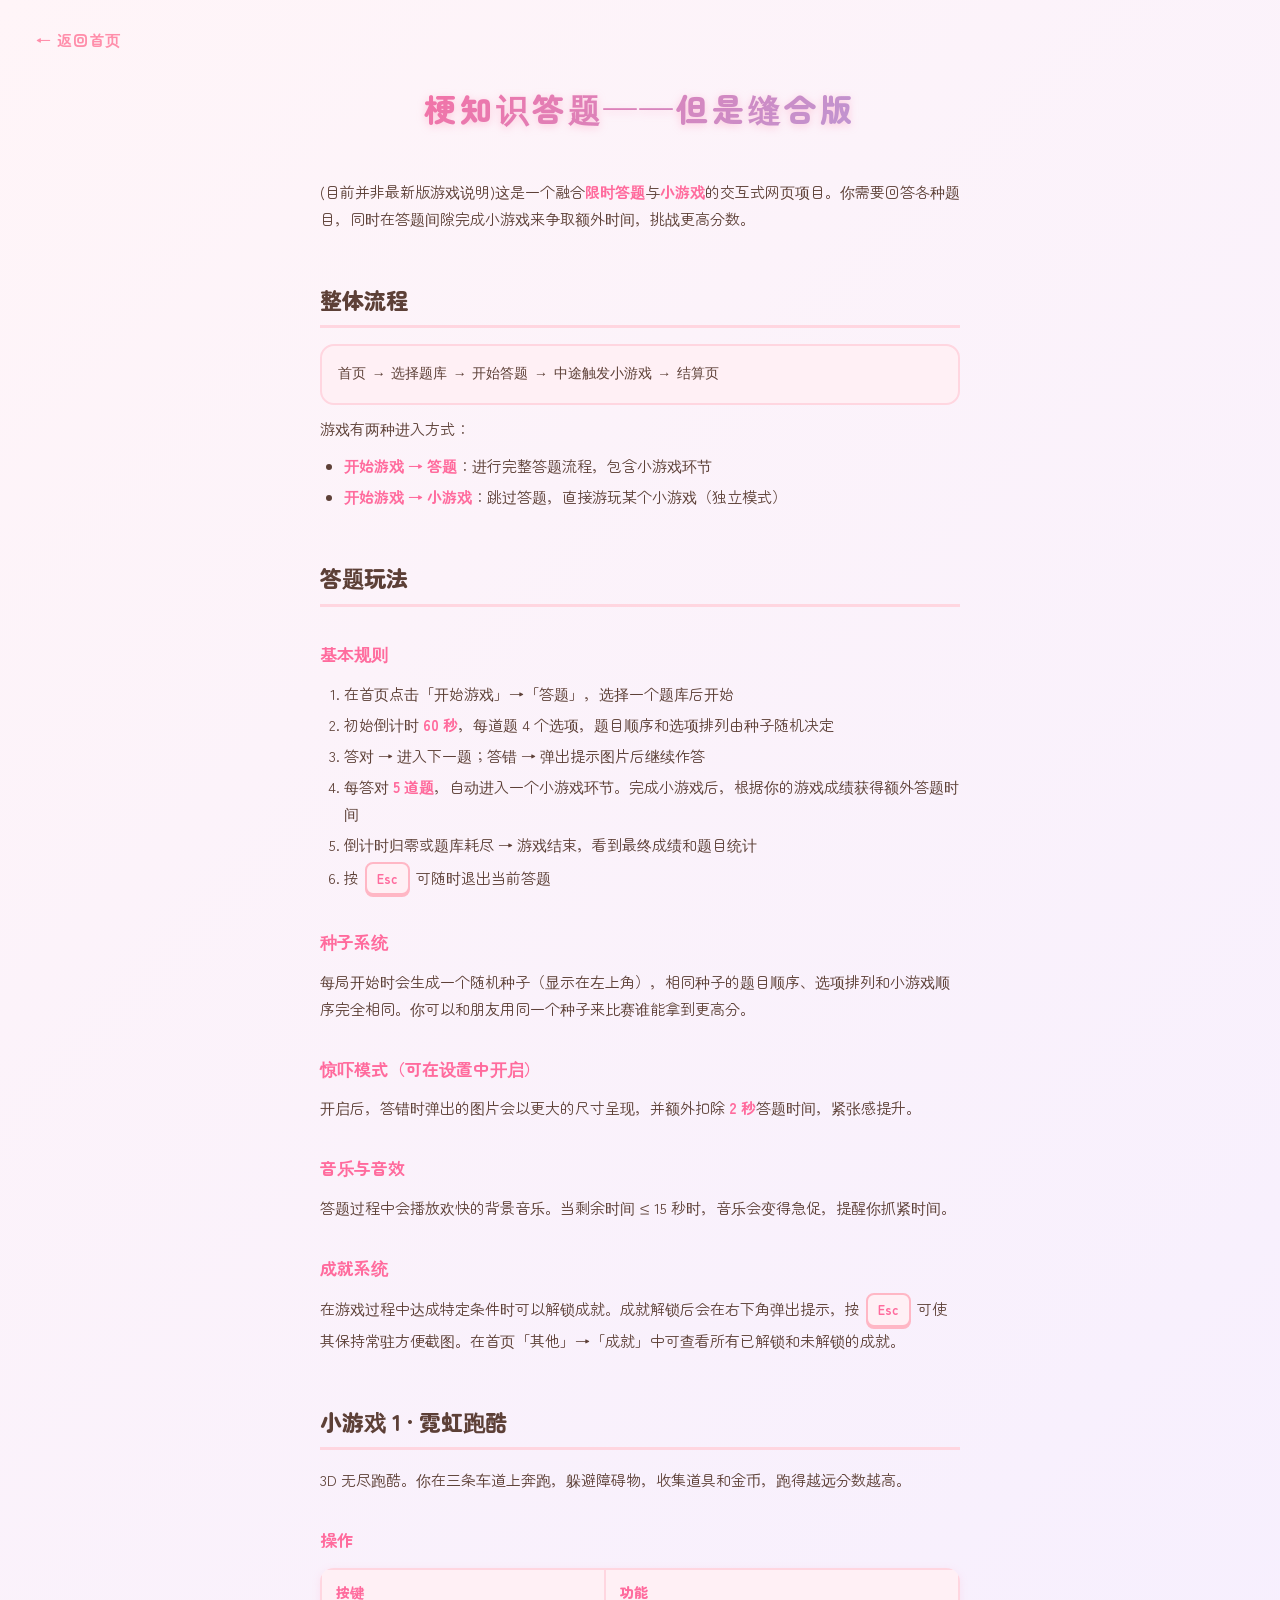
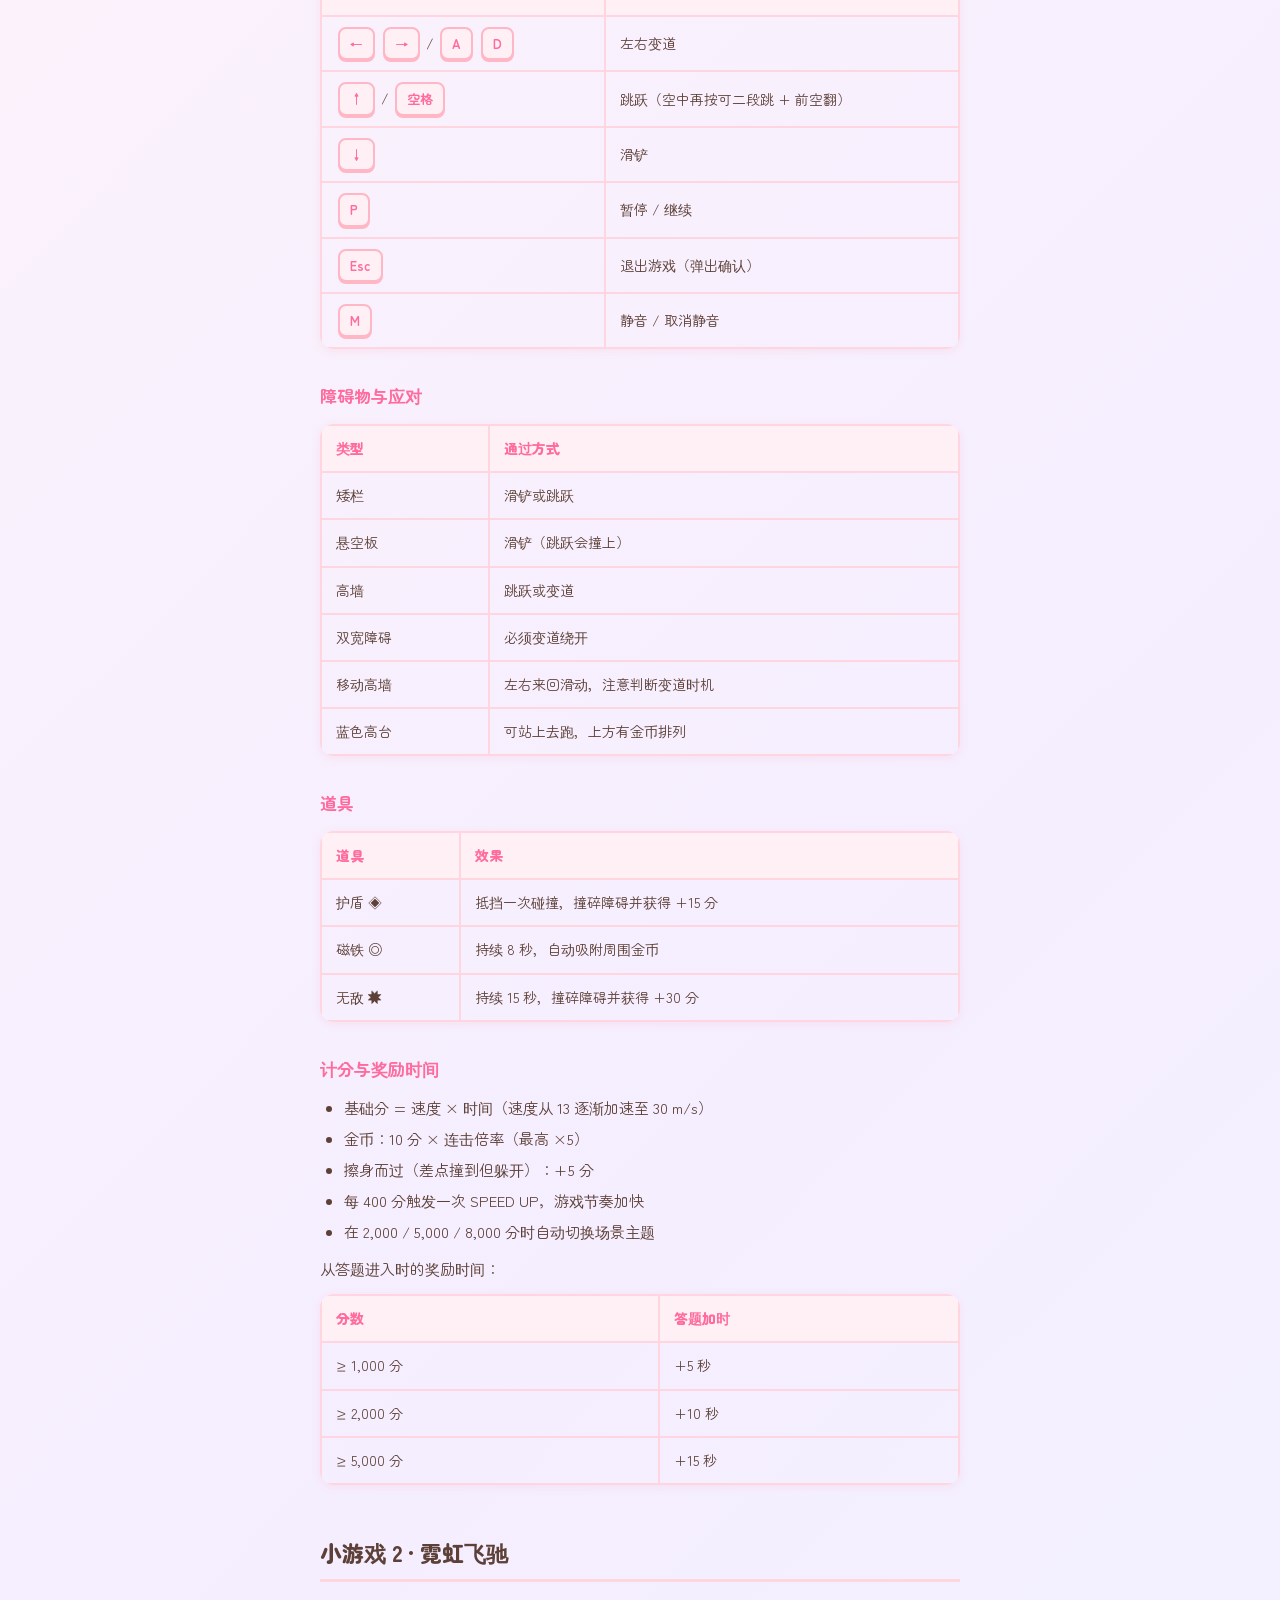
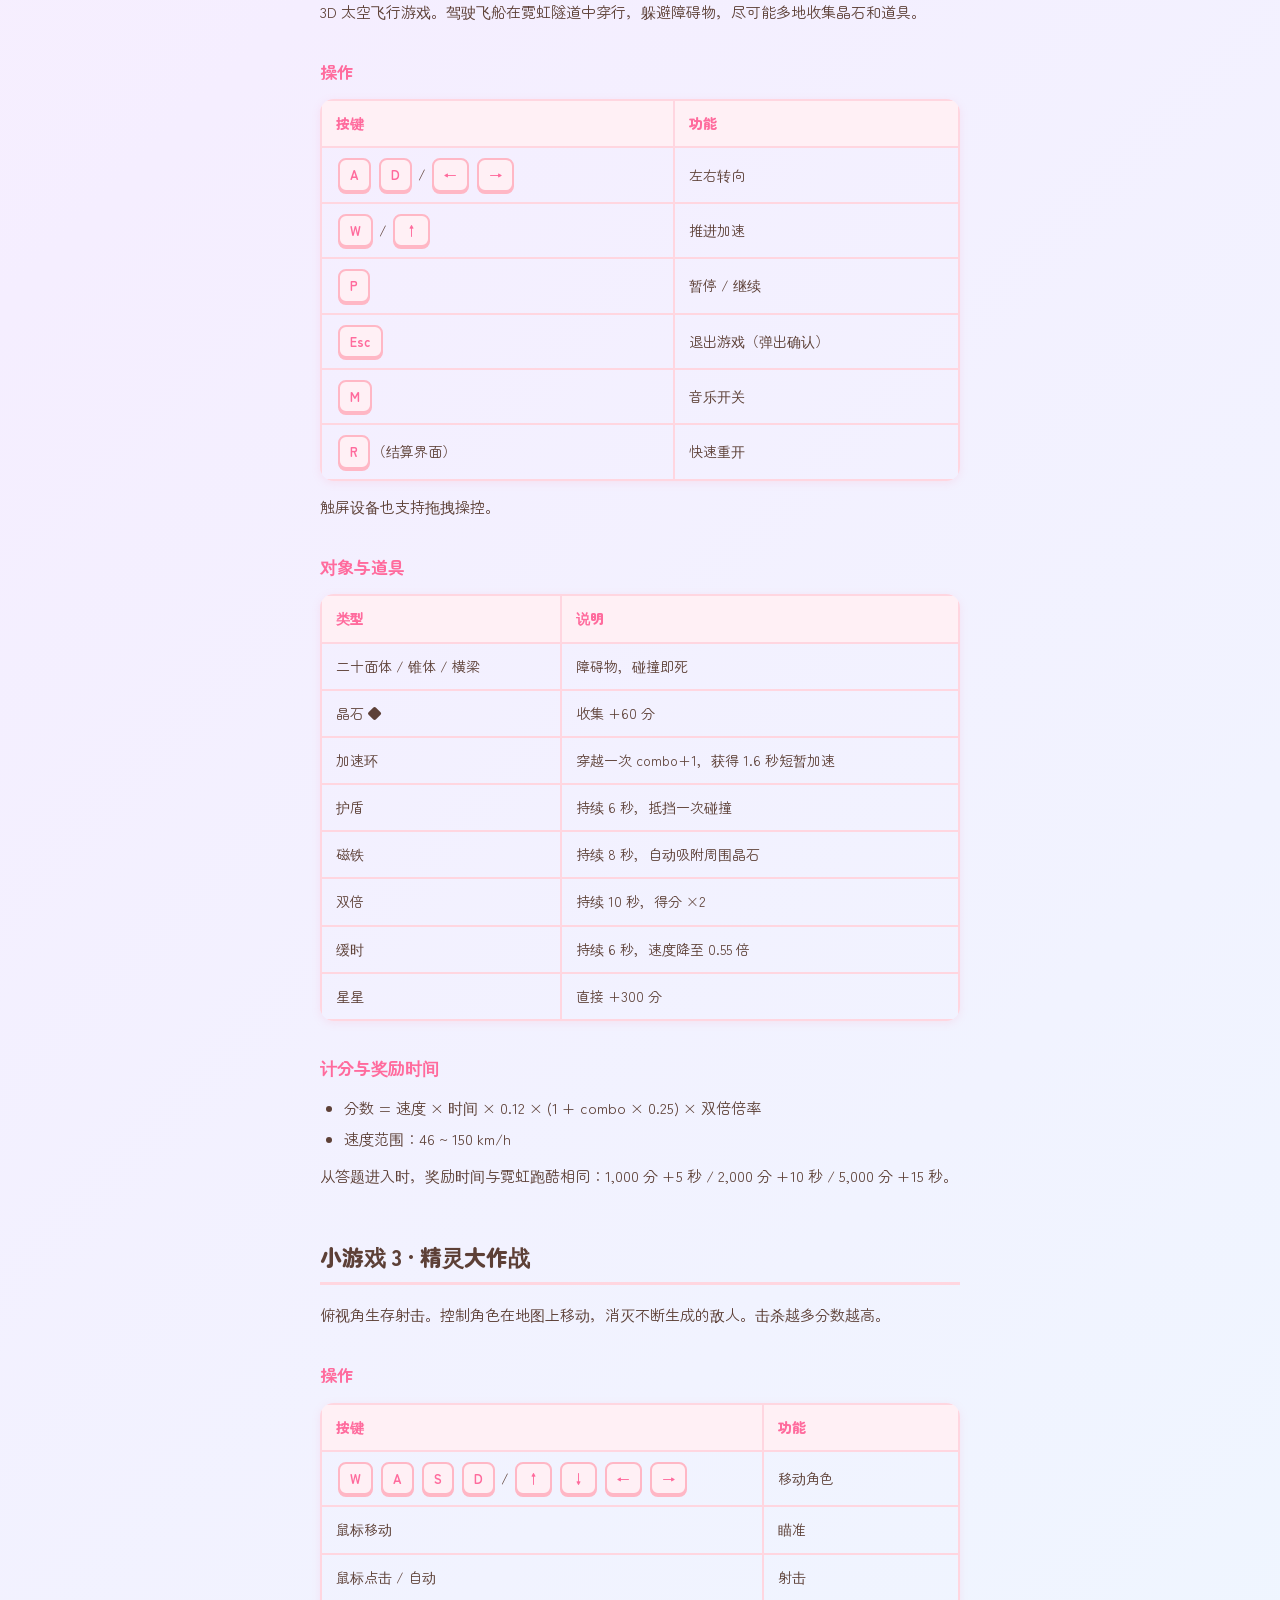
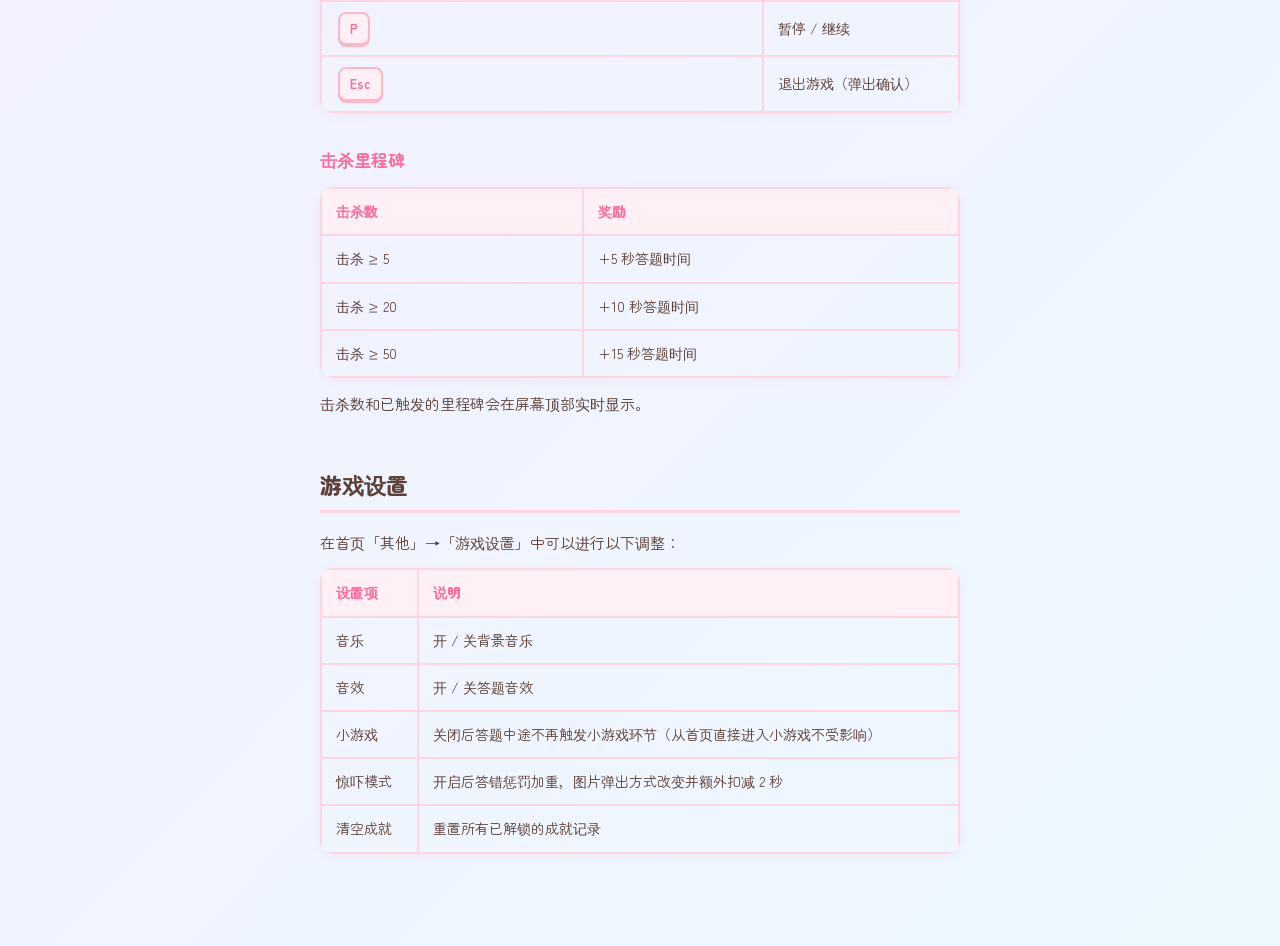
<file: instructions.html>
<!DOCTYPE html>
<html lang="zh-CN">
<head>
  <meta charset="UTF-8">
  <meta name="viewport" content="width=device-width, initial-scale=1.0">
  <title>游戏说明</title>
  <style>
    @import url('https://fonts.googleapis.com/css2?family=M+PLUS+Rounded+1c:wght@400;500;700;800&family=Zen+Maru+Gothic:wght@400;500;700;900&display=swap');

    :root {
      --pink: #FF8FAB;
      --pink-dark: #FF6B9D;
      --pink-light: #FFB7C5;
      --pink-lighter: #FFD6E0;
      --pink-bg: #FFF0F5;
      --purple: #B39DDB;
      --purple-light: #D1C4E9;
      --purple-bg: #F3E5F5;
      --cyan: #80DEEA;
      --cyan-bg: #E0F7FA;
      --mint: #A5D6A7;
      --mint-bg: #E8F5E9;
      --cream: #FFF9C4;
      --white: #FFFFFF;
      --text: #5D4037;
      --text-light: #8D6E63;
      --shadow-sm: 0 2px 8px rgba(255,143,171,0.15);
      --shadow-md: 0 4px 16px rgba(255,143,171,0.2);
      --radius: 14px;
      --radius-lg: 22px;
    }

    * { margin: 0; padding: 0; box-sizing: border-box; }

    body {
      font-family: 'Zen Maru Gothic', 'M PLUS Rounded 1c', 'Microsoft YaHei', 'PingFang SC', sans-serif;
      max-width: 680px;
      margin: 60px auto;
      padding: 20px;
      color: var(--text);
      background: linear-gradient(135deg, #FFF5F8 0%, #F5EEFF 50%, #EDF8FF 100%);
      min-height: 100vh;
      line-height: 1.8;
    }

    h1 {
      font-size: 32px; font-weight: 900; letter-spacing: 4px;
      margin-bottom: 40px; text-align: center;
      background: linear-gradient(135deg, var(--pink-dark), var(--purple));
      -webkit-background-clip: text;
      -webkit-text-fill-color: transparent;
      background-clip: text;
      filter: drop-shadow(0 2px 4px rgba(255,107,157,0.3));
    }

    h2 {
      font-size: 22px; margin-top: 48px; margin-bottom: 16px;
      border-bottom: 3px solid var(--pink-lighter); padding-bottom: 6px;
      color: var(--text); font-weight: 800;
    }

    h3 {
      font-size: 17px; margin-top: 32px; margin-bottom: 10px;
      color: var(--pink-dark); font-weight: 700;
    }

    p { margin: 10px 0; font-size: 15px; }
    ul, ol { padding-left: 24px; margin: 8px 0; }
    li { font-size: 15px; margin: 4px 0; }

    table {
      border-collapse: collapse; width: 100%; margin: 12px 0;
      border-radius: var(--radius); overflow: hidden;
      box-shadow: var(--shadow-sm);
    }
    th, td {
      border: 2px solid var(--pink-lighter); padding: 10px 14px;
      text-align: left; font-size: 14px;
    }
    th {
      background: var(--pink-bg); font-weight: 800;
      color: var(--pink-dark);
    }

    code {
      background: var(--purple-bg); padding: 2px 8px; border-radius: 6px;
      font-size: 13px; color: var(--purple);
    }

    kbd {
      display: inline-block; padding: 3px 10px; border: 2px solid var(--pink-light);
      border-radius: 8px; font-family: inherit; margin: 0 2px; font-size: 13px;
      background: var(--pink-bg); font-weight: 700; color: var(--pink-dark);
      box-shadow: 0 2px 0 var(--pink-light);
    }

    pre {
      background: var(--pink-bg) !important;
      padding: 16px !important;
      border: 2px solid var(--pink-lighter) !important;
      border-radius: var(--radius) !important;
      font-size: 14px !important;
      line-height: 1.8 !important;
    }

    .back-link {
      position: fixed;
      top: 20px;
      left: 24px;
      color: var(--pink);
      font-size: 15px;
      letter-spacing: 1px;
      text-decoration: none;
      z-index: 10;
      font-weight: 700;
      transition: all 0.2s ease;
      padding: 6px 12px;
      border-radius: var(--radius);
    }

    .back-link:hover {
      background: var(--pink-bg);
      text-decoration: none;
      transform: translateX(-2px);
    }

    b { color: var(--pink-dark); }
  </style>
</head>
<body>

<a class="back-link" href="index.html">← 返回首页</a>

<h1>梗知识答题——但是缝合版</h1>

<p>(目前并非最新版游戏说明)这是一个融合<b>限时答题</b>与<b>小游戏</b>的交互式网页项目。你需要回答各种题目，同时在答题间隙完成小游戏来争取额外时间，挑战更高分数。</p>

<h2>整体流程</h2>
<pre style="background:#f8f8f8;padding:16px;border:1px solid #ddd;font-size:14px;line-height:1.8;">首页 → 选择题库 → 开始答题 → 中途触发小游戏 → 结算页</pre>

<p>游戏有两种进入方式：</p>
<ul>
  <li><b>开始游戏 → 答题</b>：进行完整答题流程，包含小游戏环节</li>
  <li><b>开始游戏 → 小游戏</b>：跳过答题，直接游玩某个小游戏（独立模式）</li>
</ul>

<h2>答题玩法</h2>

<h3>基本规则</h3>
<ol>
  <li>在首页点击「开始游戏」→「答题」，选择一个题库后开始</li>
  <li>初始倒计时 <b>60 秒</b>，每道题 4 个选项，题目顺序和选项排列由种子随机决定</li>
  <li>答对 → 进入下一题；答错 → 弹出提示图片后继续作答</li>
  <li>每答对 <b>5 道题</b>，自动进入一个小游戏环节。完成小游戏后，根据你的游戏成绩获得额外答题时间</li>
  <li>倒计时归零或题库耗尽 → 游戏结束，看到最终成绩和题目统计</li>
  <li>按 <kbd>Esc</kbd> 可随时退出当前答题</li>
</ol>

<h3>种子系统</h3>
<p>每局开始时会生成一个随机种子（显示在左上角），相同种子的题目顺序、选项排列和小游戏顺序完全相同。你可以和朋友用同一个种子来比赛谁能拿到更高分。</p>

<h3>惊吓模式（可在设置中开启）</h3>
<p>开启后，答错时弹出的图片会以更大的尺寸呈现，并额外扣除 <b>2 秒</b>答题时间，紧张感提升。</p>

<h3>音乐与音效</h3>
<p>答题过程中会播放欢快的背景音乐。当剩余时间 ≤ 15 秒时，音乐会变得急促，提醒你抓紧时间。</p>

<h3>成就系统</h3>
<p>在游戏过程中达成特定条件时可以解锁成就。成就解锁后会在右下角弹出提示，按 <kbd>Esc</kbd> 可使其保持常驻方便截图。在首页「其他」→「成就」中可查看所有已解锁和未解锁的成就。</p>

<h2>小游戏 1 · 霓虹跑酷</h2>

<p>3D 无尽跑酷。你在三条车道上奔跑，躲避障碍物，收集道具和金币，跑得越远分数越高。</p>

<h3>操作</h3>
<table>
  <tr><th>按键</th><th>功能</th></tr>
  <tr><td><kbd>←</kbd> <kbd>→</kbd> / <kbd>A</kbd> <kbd>D</kbd></td><td>左右变道</td></tr>
  <tr><td><kbd>↑</kbd> / <kbd>空格</kbd></td><td>跳跃（空中再按可二段跳 + 前空翻）</td></tr>
  <tr><td><kbd>↓</kbd></td><td>滑铲</td></tr>
  <tr><td><kbd>P</kbd></td><td>暂停 / 继续</td></tr>
  <tr><td><kbd>Esc</kbd></td><td>退出游戏（弹出确认）</td></tr>
  <tr><td><kbd>M</kbd></td><td>静音 / 取消静音</td></tr>
</table>

<h3>障碍物与应对</h3>
<table>
  <tr><th>类型</th><th>通过方式</th></tr>
  <tr><td>矮栏</td><td>滑铲或跳跃</td></tr>
  <tr><td>悬空板</td><td>滑铲（跳跃会撞上）</td></tr>
  <tr><td>高墙</td><td>跳跃或变道</td></tr>
  <tr><td>双宽障碍</td><td>必须变道绕开</td></tr>
  <tr><td>移动高墙</td><td>左右来回滑动，注意判断变道时机</td></tr>
  <tr><td>蓝色高台</td><td>可站上去跑，上方有金币排列</td></tr>
</table>

<h3>道具</h3>
<table>
  <tr><th>道具</th><th>效果</th></tr>
  <tr><td>护盾 ◈</td><td>抵挡一次碰撞，撞碎障碍并获得 +15 分</td></tr>
  <tr><td>磁铁 ◎</td><td>持续 8 秒，自动吸附周围金币</td></tr>
  <tr><td>无敌 ✸</td><td>持续 15 秒，撞碎障碍并获得 +30 分</td></tr>
</table>

<h3>计分与奖励时间</h3>
<ul>
  <li>基础分 = 速度 × 时间（速度从 13 逐渐加速至 30 m/s）</li>
  <li>金币：10 分 × 连击倍率（最高 ×5）</li>
  <li>擦身而过（差点撞到但躲开）：+5 分</li>
  <li>每 400 分触发一次 SPEED UP，游戏节奏加快</li>
  <li>在 2,000 / 5,000 / 8,000 分时自动切换场景主题</li>
</ul>

<p>从答题进入时的奖励时间：</p>
<table>
  <tr><th>分数</th><th>答题加时</th></tr>
  <tr><td>≥ 1,000 分</td><td>+5 秒</td></tr>
  <tr><td>≥ 2,000 分</td><td>+10 秒</td></tr>
  <tr><td>≥ 5,000 分</td><td>+15 秒</td></tr>
</table>

<h2>小游戏 2 · 霓虹飞驰</h2>

<p>3D 太空飞行游戏。驾驶飞船在霓虹隧道中穿行，躲避障碍物，尽可能多地收集晶石和道具。</p>

<h3>操作</h3>
<table>
  <tr><th>按键</th><th>功能</th></tr>
  <tr><td><kbd>A</kbd> <kbd>D</kbd> / <kbd>←</kbd> <kbd>→</kbd></td><td>左右转向</td></tr>
  <tr><td><kbd>W</kbd> / <kbd>↑</kbd></td><td>推进加速</td></tr>
  <tr><td><kbd>P</kbd></td><td>暂停 / 继续</td></tr>
  <tr><td><kbd>Esc</kbd></td><td>退出游戏（弹出确认）</td></tr>
  <tr><td><kbd>M</kbd></td><td>音乐开关</td></tr>
  <tr><td><kbd>R</kbd>（结算界面）</td><td>快速重开</td></tr>
</table>
<p>触屏设备也支持拖拽操控。</p>

<h3>对象与道具</h3>
<table>
  <tr><th>类型</th><th>说明</th></tr>
  <tr><td>二十面体 / 锥体 / 横梁</td><td>障碍物，碰撞即死</td></tr>
  <tr><td>晶石 ◆</td><td>收集 +60 分</td></tr>
  <tr><td>加速环</td><td>穿越一次 combo+1，获得 1.6 秒短暂加速</td></tr>
  <tr><td>护盾</td><td>持续 6 秒，抵挡一次碰撞</td></tr>
  <tr><td>磁铁</td><td>持续 8 秒，自动吸附周围晶石</td></tr>
  <tr><td>双倍</td><td>持续 10 秒，得分 ×2</td></tr>
  <tr><td>缓时</td><td>持续 6 秒，速度降至 0.55 倍</td></tr>
  <tr><td>星星</td><td>直接 +300 分</td></tr>
</table>

<h3>计分与奖励时间</h3>
<ul>
  <li>分数 = 速度 × 时间 × 0.12 × (1 + combo × 0.25) × 双倍倍率</li>
  <li>速度范围：46 ~ 150 km/h</li>
</ul>

<p>从答题进入时，奖励时间与霓虹跑酷相同：1,000 分 +5 秒 / 2,000 分 +10 秒 / 5,000 分 +15 秒。</p>

<h2>小游戏 3 · 精灵大作战</h2>

<p>俯视角生存射击。控制角色在地图上移动，消灭不断生成的敌人。击杀越多分数越高。</p>

<h3>操作</h3>
<table>
  <tr><th>按键</th><th>功能</th></tr>
  <tr><td><kbd>W</kbd> <kbd>A</kbd> <kbd>S</kbd> <kbd>D</kbd> / <kbd>↑</kbd> <kbd>↓</kbd> <kbd>←</kbd> <kbd>→</kbd></td><td>移动角色</td></tr>
  <tr><td>鼠标移动</td><td>瞄准</td></tr>
  <tr><td>鼠标点击 / 自动</td><td>射击</td></tr>
  <tr><td><kbd>P</kbd></td><td>暂停 / 继续</td></tr>
  <tr><td><kbd>Esc</kbd></td><td>退出游戏（弹出确认）</td></tr>
</table>

<h3>击杀里程碑</h3>
<table>
  <tr><th>击杀数</th><th>奖励</th></tr>
  <tr><td>击杀 ≥ 5</td><td>+5 秒答题时间</td></tr>
  <tr><td>击杀 ≥ 20</td><td>+10 秒答题时间</td></tr>
  <tr><td>击杀 ≥ 50</td><td>+15 秒答题时间</td></tr>
</table>

<p>击杀数和已触发的里程碑会在屏幕顶部实时显示。</p>

<h2>游戏设置</h2>

<p>在首页「其他」→「游戏设置」中可以进行以下调整：</p>
<table>
  <tr><th>设置项</th><th>说明</th></tr>
  <tr><td>音乐</td><td>开 / 关背景音乐</td></tr>
  <tr><td>音效</td><td>开 / 关答题音效</td></tr>
  <tr><td>小游戏</td><td>关闭后答题中途不再触发小游戏环节（从首页直接进入小游戏不受影响）</td></tr>
  <tr><td>惊吓模式</td><td>开启后答错惩罚加重，图片弹出方式改变并额外扣减 2 秒</td></tr>
  <tr><td>清空成就</td><td>重置所有已解锁的成就记录</td></tr>
</table>


<script src="achievements.js"></script>
<script>
  // 成就检测：说明书爱好者（第一次游戏前访问游戏说明）
  if (!ACHIEVEMENTS.hasPlayedBefore()) {
    ACHIEVEMENTS.unlock('instructions');
  }
</script>

</body>
</html>
</file>
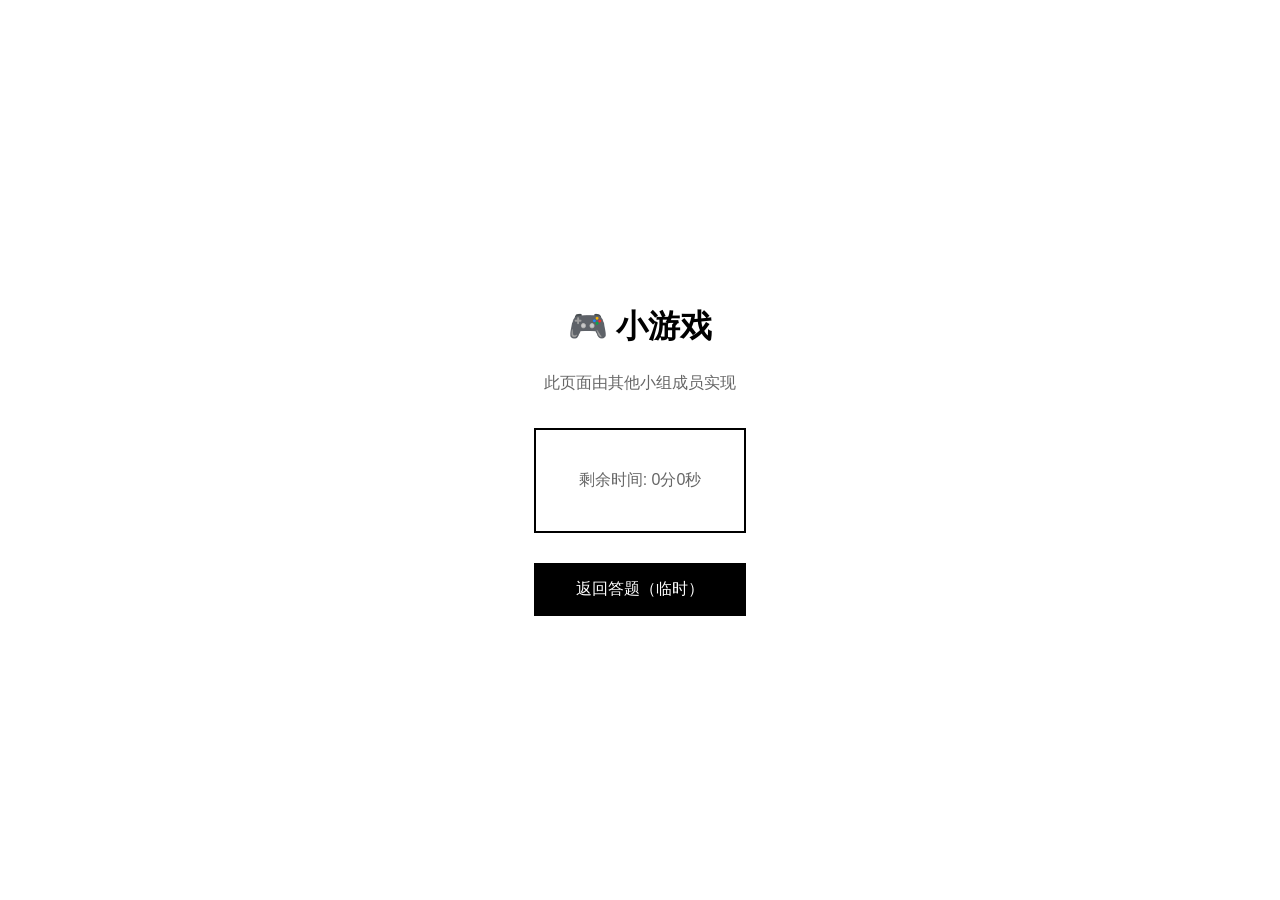
<file: minigame.html>
<!DOCTYPE html>
<html lang="zh-CN">
<head>
  <meta charset="UTF-8">
  <meta name="viewport" content="width=device-width, initial-scale=1.0">
  <title>小游戏</title>
  <style>
    body {
      font-family: "Microsoft YaHei", "PingFang SC", sans-serif;
      background: #fff;
      color: #000;
      min-height: 100vh;
      display: flex;
      flex-direction: column;
      align-items: center;
      justify-content: center;
      margin: 0;
    }
    .container {
      text-align: center;
      max-width: 500px;
      padding: 40px 20px;
    }
    h1 { font-size: 32px; margin-bottom: 20px; }
    p { font-size: 16px; color: #666; line-height: 1.8; }
    .info-box {
      border: 2px solid #000;
      padding: 20px;
      margin: 30px 0;
    }
    .btn {
      padding: 14px 40px;
      font-size: 16px;
      border: 2px solid #000;
      background: #000;
      color: #fff;
      cursor: pointer;
    }
    .btn:hover { background: #333; }
  </style>
</head>
<body>

  <div class="container">
    <h1>🎮 小游戏</h1>
    <p>此页面由其他小组成员实现</p>

    <div class="info-box">
      <p id="time-info">加载中...</p>
    </div>

    <!-- 临时返回按钮，后续替换为小游戏逻辑 -->
    <button class="btn" onclick="returnToQuiz()">返回答题（临时）</button>
  </div>

  <script>
    /**
     * ============================================
     * 小游戏与答题页面的数据接口约定
     * ============================================
     *
     * 1. 读取游戏状态：
     *    const state = JSON.parse(localStorage.getItem('quiz_state'));
     *    其中 state.timeLeft 是当前剩余时间（秒）
     *
     * 2. 小游戏结束后，更新剩余时间：
     *    state.timeLeft += 奖励秒数;  // 根据玩家表现计算
     *    localStorage.setItem('quiz_state', JSON.stringify(state));
     *
     * 3. 返回答题页：
     *    window.location.href = 'quiz.html';
     *
     * 答题页会自动检测并恢复状态，读取更新后的 timeLeft。
     * ============================================
     */

    // 读取当前游戏状态
    const gameState = JSON.parse(localStorage.getItem('quiz_state') || '{}');
    const timeLeft = gameState.timeLeft || 0;
    document.getElementById('time-info').textContent =
      '剩余时间: ' + Math.floor(timeLeft / 60) + '分' + (timeLeft % 60) + '秒';

    function returnToQuiz() {
      // 临时：默认加 10 秒奖励
      gameState.timeLeft += 10;
      localStorage.setItem('quiz_state', JSON.stringify(gameState));
      localStorage.setItem('quiz_returning', 'true');
      window.location.href = 'quiz.html';
    }
  </script>

</body>
</html>
</file>
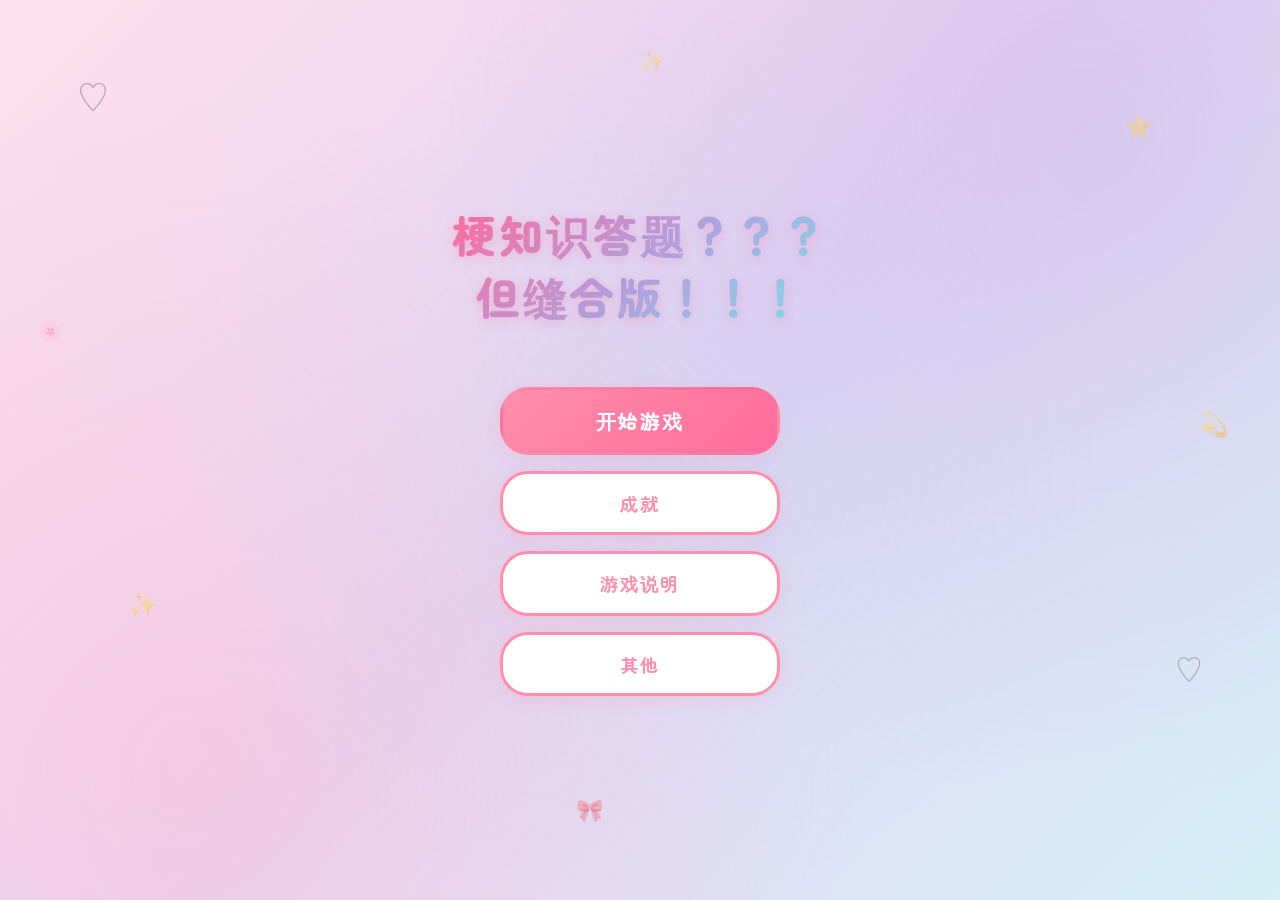
<file: quiz.html>
<!DOCTYPE html>
<html lang="zh-CN">
<head>
  <meta charset="UTF-8">
  <meta name="viewport" content="width=device-width, initial-scale=1.0">
  <title>答题中</title>
  <style>
    @import url('https://fonts.googleapis.com/css2?family=M+PLUS+Rounded+1c:wght@400;500;700;800&family=Zen+Maru+Gothic:wght@400;500;700;900&display=swap');

    :root {
      --pink: #FF8FAB;
      --pink-dark: #FF6B9D;
      --pink-light: #FFB7C5;
      --pink-lighter: #FFD6E0;
      --pink-bg: #FFF0F5;
      --purple: #B39DDB;
      --purple-light: #D1C4E9;
      --purple-bg: #F3E5F5;
      --cyan: #80DEEA;
      --cyan-bg: #E0F7FA;
      --mint: #A5D6A7;
      --mint-bg: #E8F5E9;
      --cream: #FFF9C4;
      --white: #FFFFFF;
      --text: #5D4037;
      --text-light: #8D6E63;
      --shadow-sm: 0 2px 8px rgba(255,143,171,0.15);
      --shadow-md: 0 4px 16px rgba(255,143,171,0.2);
      --shadow-lg: 0 8px 30px rgba(255,143,171,0.25);
      --radius: 14px;
      --radius-lg: 22px;
      --radius-xl: 28px;
      --bounce: cubic-bezier(0.34, 1.56, 0.64, 1);
    }

    * {
      margin: 0;
      padding: 0;
      box-sizing: border-box;
    }

    body {
      font-family: 'Zen Maru Gothic', 'M PLUS Rounded 1c', 'Microsoft YaHei', 'PingFang SC', sans-serif;
      background: linear-gradient(135deg, #FFF5F8 0%, #F5EEFF 50%, #EDF8FF 100%);
      color: var(--text);
      min-height: 100vh;
    }

    /* ========== 顶部信息栏 ========== */
    .top-bar {
      display: flex;
      justify-content: space-between;
      align-items: center;
      padding: 16px 32px;
      border-bottom: 3px solid var(--pink-lighter);
      font-size: 16px;
      background: rgba(255,255,255,0.85);
      backdrop-filter: blur(8px);
    }

    .timer {
      font-weight: 800;
      font-size: 20px;
      color: var(--text);
    }

    .timer.warning {
      color: #FF5252;
      animation: blink 0.5s ease-in-out infinite alternate;
    }

    @keyframes blink {
      from { opacity: 1; }
      to   { opacity: 0.3; }
    }

    /* ========== 答题区域 ========== */
    .quiz-wrapper {
      display: flex;
      flex-direction: column;
      align-items: center;
      justify-content: center;
      min-height: calc(100vh - 56px);
      padding: 40px 20px;
      max-width: 720px;
      margin: 0 auto;
    }

    .question-text {
      font-size: 24px;
      font-weight: 800;
      text-align: center;
      margin-bottom: 48px;
      line-height: 1.6;
      min-height: 60px;
      color: var(--text);
    }

    /* ========== 选项按钮 ========== */
    .options-grid {
      display: grid;
      grid-template-columns: 1fr 1fr;
      gap: 16px;
      width: 100%;
      max-width: 560px;
    }

    .option-btn {
      padding: 20px 16px;
      font-size: 18px;
      border: 3px solid var(--pink-light);
      background: var(--white);
      color: var(--text);
      cursor: pointer;
      transition: all 0.25s var(--bounce);
      text-align: left;
      position: relative;
      border-radius: var(--radius);
      font-family: inherit;
      font-weight: 600;
      box-shadow: var(--shadow-sm);
    }

    .option-btn:hover:not(.disabled) {
      background: var(--pink-bg);
      border-color: var(--pink);
      transform: translateY(-2px);
      box-shadow: var(--shadow-md);
    }

    .option-btn .option-label {
      display: inline-block;
      width: 30px;
      height: 30px;
      line-height: 30px;
      text-align: center;
      border: 2px solid var(--pink);
      margin-right: 10px;
      font-weight: 800;
      font-size: 14px;
      vertical-align: middle;
      border-radius: 10px;
      color: var(--pink);
      background: var(--pink-bg);
    }

    .option-btn.disabled {
      pointer-events: none;
      opacity: 0.5;
    }

    .option-btn.correct-flash {
      background: var(--mint);
      color: var(--white);
      border-color: var(--mint);
      box-shadow: 0 4px 16px rgba(165,214,167,0.4);
    }

    .option-btn.wrong-flash {
      background: #FFCDD2;
      border-color: #EF9A9A;
    }

    /* ========== 答错遮罩层 ========== */
    .wrong-overlay {
      position: fixed;
      top: 0;
      left: 0;
      width: 100vw;
      height: 100vh;
      background: rgba(255, 240, 245, 0.95);
      display: flex;
      flex-direction: column;
      align-items: center;
      justify-content: flex-start;
      padding-top: 5vh;
      z-index: 1000;
      opacity: 0;
      pointer-events: none;
      transition: opacity 0.1s ease;
      overflow: hidden;
    }

    .wrong-overlay.active {
      opacity: 1;
      pointer-events: auto;
    }

    .wrong-text {
      font-size: 48px;
      font-weight: 900;
      letter-spacing: 4px;
      color: var(--pink-dark);
      text-shadow: 0 2px 8px rgba(255,107,157,0.3);
    }

    .wrong-image {
      width: 80px;
      height: auto;
      margin-top:300px;
      position: relative;
      z-index: 1;
      animation: zoomIn 2s ease-out forwards;
    }

    @keyframes zoomIn {
      0%   { transform: scale(0); opacity: 0; }
      5%   { opacity: 1; }
      100% { transform: scale(30); opacity: 1; }
    }

    /* 惊吓模式动画：匀速放大（linear），持续时间由 animation-duration 控制 */
    @keyframes zoomInScare {
      0%   { transform: scale(0); opacity: 0; }
      3%   { opacity: 1; }
      100% { transform: scale(100); opacity: 1; }
    }

    .wrong-image.scare-anim {
      animation: zoomInScare 1s linear forwards;
    }

    /* ========== 进度条 ========== */
    .timer-wrapper {
      display: flex;
      flex-direction: column;
      align-items: flex-end;
      gap: 4px;
    }

    .progress-bar {
      width: 120px;
      height: 6px;
      background: #F0E0E8;
      position: relative;
      overflow: hidden;
      border-radius: 999px;
    }

    .progress-bar-fill {
      height: 100%;
      background: linear-gradient(90deg, var(--pink), var(--purple));
      position: absolute;
      right: 0;
      top: 0;
      transition: width 1s linear;
      border-radius: 999px;
    }

    /* ========== 成就弹出提示 ========== */
    .ach-popup {
      position: fixed;
      right: -320px;
      bottom: 100px;
      width: 300px;
      background: var(--white);
      border: 3px solid var(--pink-light);
      z-index: 1200;
      display: flex;
      align-items: center;
      gap: 14px;
      padding: 16px;
      transition: right 0.4s var(--bounce);
      box-shadow: var(--shadow-lg);
      border-radius: var(--radius-lg);
    }

    .ach-popup.show {
      right: 20px;
    }

    .ach-popup .ach-popup-icon {
      width: 52px;
      height: 52px;
      flex-shrink: 0;
      border: 2px solid var(--pink-lighter);
      display: flex;
      align-items: center;
      justify-content: center;
      overflow: hidden;
      border-radius: 14px;
      background: var(--pink-bg);
    }

    .ach-popup .ach-popup-icon img {
      width: 100%;
      height: 100%;
      object-fit: contain;
    }

    .ach-popup .ach-popup-info .ach-popup-title {
      font-size: 13px;
      color: var(--text-light);
      margin-bottom: 2px;
    }

    .ach-popup .ach-popup-info .ach-popup-name {
      font-size: 16px;
      font-weight: 800;
      margin-bottom: 2px;
      color: var(--text);
    }

    .ach-popup .ach-popup-info .ach-popup-desc {
      font-size: 12px;
      color: var(--text-light);
    }

    .ach-popup .ach-popup-hint {
      font-size: 10px;
      color: var(--text-light);
      margin-top: 4px;
    }

    .ach-popup.frozen {
      border-color: #FF5252;
    }

    /* ========== 答对提示 ========== */
    .correct-toast {
      position: fixed;
      top: 56px;
      left: 50%;
      transform: translateX(-50%);
      background: var(--mint);
      color: var(--white);
      padding: 12px 32px;
      font-size: 18px;
      font-weight: 800;
      z-index: 800;
      opacity: 0;
      pointer-events: none;
      transition: opacity 0.15s ease;
      letter-spacing: 2px;
      border-radius: var(--radius-xl);
      box-shadow: 0 4px 16px rgba(165,214,167,0.4);
    }

    .correct-toast.show {
      opacity: 1;
    }

    /* ========== ESC 退出弹窗 ========== */
    .exit-overlay {
      position: fixed;
      top: 0;
      left: 0;
      width: 100vw;
      height: 100vh;
      background: rgba(93, 64, 55, 0.4);
      display: flex;
      align-items: center;
      justify-content: center;
      z-index: 1100;
      opacity: 0;
      pointer-events: none;
      transition: opacity 0.15s ease;
      backdrop-filter: blur(4px);
    }

    .exit-overlay.active {
      opacity: 1;
      pointer-events: auto;
    }

    .exit-box {
      background: var(--white);
      border: 3px solid var(--pink-light);
      padding: 40px 48px;
      text-align: center;
      max-width: 380px;
      width: 90%;
      border-radius: var(--radius-xl);
      box-shadow: var(--shadow-lg);
    }

    .exit-title {
      font-size: 22px;
      font-weight: 800;
      margin-bottom: 32px;
      color: var(--text);
    }

    .exit-btns {
      display: flex;
      gap: 16px;
      justify-content: center;
    }

    .exit-btn {
      padding: 12px 32px;
      font-size: 16px;
      border: 3px solid var(--pink);
      cursor: pointer;
      transition: all 0.25s var(--bounce);
      background: var(--white);
      color: var(--pink);
      letter-spacing: 1px;
      border-radius: var(--radius);
      font-family: inherit;
      font-weight: 700;
    }

    .exit-btn:hover {
      background: var(--pink);
      color: var(--white);
      transform: translateY(-2px);
    }

    .exit-btn.danger {
      background: var(--pink);
      color: var(--white);
    }

    .exit-btn.danger:hover {
      background: var(--pink-dark);
    }

    /* ========== 小游戏过渡提示 ========== */
    .minigame-toast {
      position: fixed;
      top: 0;
      left: 0;
      width: 100vw;
      height: 100vh;
      background: rgba(255, 240, 245, 0.97);
      display: flex;
      flex-direction: column;
      align-items: center;
      justify-content: center;
      z-index: 900;
      opacity: 0;
      pointer-events: none;
    }

    .minigame-toast.active {
      opacity: 1;
      pointer-events: auto;
    }

    .minigame-toast-text {
      font-size: 28px;
      font-weight: 800;
      text-align: center;
      line-height: 1.6;
      color: var(--text);
    }
  </style>
</head>
<body>

  <!-- 顶部信息栏 -->
  <div class="top-bar">
    <span class="seed-display" id="seedDisplay" style="font-size:16px; color:#999; font-family:monospace;"></span>
    <div class="timer-wrapper">
      <span class="timer" id="timer">剩余时间 01:00</span>
      <div class="progress-bar"><div class="progress-bar-fill" id="progressFill" style="width:100%;"></div></div>
    </div>
  </div>

  <!-- 答题主体 -->
  <div class="quiz-wrapper" id="quizWrapper">
    <div class="question-text" id="questionText"></div>
    <div class="options-grid" id="optionsGrid"></div>
  </div>

  <!-- 答错遮罩 -->
  <div class="wrong-overlay" id="wrongOverlay">
    <div class="wrong-text">答错了</div>
    <img class="wrong-image" src="images/kawaii.png" alt="wrong">
  </div>

  <!-- 答对提示 -->
  <div class="correct-toast" id="correctToast">回答正确！</div>

  <!-- 小游戏过渡提示 -->
  <div class="minigame-toast" id="minigameToast">
    <div class="minigame-toast-text">
      即将进入小游戏环节<br>
      <span style="font-size:18px; font-weight:400; color:#666;">加载中...</span>
    </div>
  </div>

  <!-- ESC 退出弹窗 -->
  <div class="exit-overlay" id="exitOverlay">
    <div class="exit-box">
      <div class="exit-title">确定要退出吗？</div>
      <div class="exit-btns">
        <button class="exit-btn danger" id="btnExitConfirm">狠心退出</button>
        <button class="exit-btn" id="btnExitCancel">继续</button>
      </div>
    </div>
  </div>

  <!-- 成就弹出提示 -->
  <div class="ach-popup" id="achPopup">
    <div class="ach-popup-icon" id="achPopupIcon"></div>
    <div class="ach-popup-info">
      <div class="ach-popup-title">成就达成！</div>
      <div class="ach-popup-name" id="achPopupName"></div>
      <div class="ach-popup-desc" id="achPopupDesc"></div>
      <div class="ach-popup-hint">按 ESC 保持常驻</div>
    </div>
  </div>

  <!-- ========== 题库 ========== -->
  <script src="banks.js"></script>
  <script src="achievements.js"></script>
  <script>
    // 根据用户选择的多个题库合并加载题目
    var selectedBanks = (function () {
      try {
        var saved = JSON.parse(localStorage.getItem('selected_banks') || 'null');
        if (saved && saved.length > 0) return saved;
      } catch (e) {}
      return ['题库1--通用（并非）'];
    })();
    var questions = [];
    if (typeof BANKS !== 'undefined') {
      for (var bi = 0; bi < selectedBanks.length; bi++) {
        var bankName = selectedBanks[bi];
        if (BANKS[bankName]) {
          questions = questions.concat(BANKS[bankName]);
        }
      }
    }
    if (questions.length === 0 && typeof BANKS !== 'undefined' && BANKS['题库1--通用（并非）']) {
      questions = BANKS['题库1--通用（并非）'];
    }
  </script>
  <script>
    (function () {
      // ========== DOM 引用 ==========
      const timerEl        = document.getElementById('timer');
      const questionTextEl = document.getElementById('questionText');
      const optionsGridEl  = document.getElementById('optionsGrid');
      const wrongOverlayEl = document.getElementById('wrongOverlay');
      const correctToastEl = document.getElementById('correctToast');
      const quizWrapperEl  = document.getElementById('quizWrapper');
      const minigameToast  = document.getElementById('minigameToast');
      const exitOverlayEl  = document.getElementById('exitOverlay');

      // ========== 游戏状态 ==========
      let state, timerInterval, isAnswering = false, isGameOver = false;
      let gameQuestions = [];
      let timerPaused = false;
      let currentShuffledOptions = null; // 当前题目的选项映射
      let minigameHistory = []; // 本轮已玩过的小游戏列表，用于轮换
      let minigameIndex = 0;   // 小游戏触发次数

      // ========== 可用小游戏列表 ==========
      var MINIGAMES = [
        { id: 'minigame1', name: '霓虹跑酷', path: 'minigame1/index.html' },
        { id: 'minigame2', name: '霓虹飞驰', path: 'minigame2/index.html' },
        { id: 'minigame3', name: '东方弹幕', path: 'minigame3/index.html' }
      ];

      // 种子版选择下一个小游戏（前 N 个不重复，N = 小游戏数量）
      function pickNextMinigame() {
        var n = MINIGAMES.length;
        // 前 n 次：确保每个小游戏都出现一次
        if (minigameIndex < n) {
          var available = [];
          for (var i = 0; i < MINIGAMES.length; i++) {
            if (minigameHistory.indexOf(MINIGAMES[i].id) === -1) {
              available.push(MINIGAMES[i]);
            }
          }
          if (available.length > 0) {
            var pick = available[Math.floor(rng() * available.length)];
            minigameHistory.push(pick.id);
            minigameIndex++;
            return pick;
          }
        }
        // 之后完全随机
        minigameHistory = [];
        var pick = MINIGAMES[Math.floor(rng() * MINIGAMES.length)];
        minigameHistory.push(pick.id);
        minigameIndex = 1;
        return pick;
      }

      // ========== 设置 ==========
      var settings = { music: true, sfx: true, minigame: true, scare: false };
      try {
        var savedSettings = JSON.parse(localStorage.getItem('game_settings') || '{}');
        settings.music    = (savedSettings.music !== false);
        settings.sfx      = (savedSettings.sfx !== false);
        settings.minigame = (savedSettings.minigame !== false);
        settings.scare    = (savedSettings.scare === true);
      } catch (e) {}

      // ========== 答错图片池 ==========
      // 首次答错固定用 kawaii.png，后续从池中不重复随机
      var kawaiiPool = [
        'images/kawaii/2.png',  
        'images/kawaii/3.png',
        'images/kawaii/4.png',  
        'images/kawaii/5.jpg',  
        'images/kawaii/6.jpg',
        'images/kawaii/7.jpg',  
        'images/kawaii/8.png',  
        'images/kawaii/9.png',
        'images/kawaii/10.jpg',    
        'images/kawaii/12.png',
        'images/kawaii/13.jpg',  
        'images/kawaii/14.jpg',  
        'images/kawaii/15.png',
        'images/kawaii/16.png',  
        'images/kawaii/17.png',  
        'images/kawaii/18.png',
        'images/kawaii/19.png', 
        'images/kawaii/21.png',
        'images/kawaii/22.png', 
        'images/kawaii/23.png', 
        'images/kawaii/25.png',  
        'images/kawaii/26.png',  
        'images/kawaii/27.png',
        'images/kawaii/28.png',  
        'images/kawaii/32.png',  
        'images/kawaii/33.png'
      ];
      var wrongAnswerCount = 0;

      // ========== 答错图片系统（种子决定顺序 + 分批预加载） ==========
      var imagePreloadCache = {};
      var kawaiiQueue = [];

      function preloadImage(url) {
        if (!url || imagePreloadCache.hasOwnProperty(url)) return;
        var img = new Image();
        img.onload = function () { imagePreloadCache[url] = img; };
        img.onerror = function () { imagePreloadCache[url] = null; };
        img.src = url;
      }

      function initKawaiiSystem() {
        // 使用独立种子（gameSeed + 偏移量）决定图片弹出顺序，不影响题目顺序
        var kawaiiRng = makeRNG(gameSeed + 12345);
        var pool = kawaiiPool.slice();
        for (var i = pool.length - 1; i > 0; i--) {
          var j = Math.floor(kawaiiRng() * (i + 1));
          var tmp = pool[i]; pool[i] = pool[j]; pool[j] = tmp;
        }
        kawaiiQueue = pool;

        // 第一波预加载：kawaii.png（必定首次出现）+ 队列前 9 张
        preloadImage('images/kawaii.png');
        for (var k = 0; k < 9 && k < kawaiiQueue.length; k++) {
          preloadImage(kawaiiQueue[k]);
        }
      }

      function getFailImage() {
        wrongAnswerCount++;
        // 第一次答错：固定 kawaii.png，之后不再出现
        if (wrongAnswerCount === 1) {
          return 'images/kawaii.png';
        }
        // 每 9 次使用后触发下一批预加载（十张用过九张）
        var queueUsed = wrongAnswerCount - 1;
        if (queueUsed > 0 && queueUsed % 9 === 0 && queueUsed < kawaiiQueue.length) {
          var batchEnd = Math.min(queueUsed + 10, kawaiiQueue.length);
          for (var bi = queueUsed; bi < batchEnd; bi++) {
            preloadImage(kawaiiQueue[bi]);
          }
        }
        var idx = (wrongAnswerCount - 2) % kawaiiQueue.length;
        return kawaiiQueue[idx];
      }

      // 成就图片预加载（用 setTimeout 分批，避免卡顿阻塞答题）
      function preloadAchievementImages() {
        var icons = [];
        if (typeof ACHIEVEMENTS !== 'undefined') {
          ACHIEVEMENTS.DEFS.forEach(function (d) { icons.push(d.icon); });
          icons.push(ACHIEVEMENTS.LOCK_ICON);
        }
        icons.forEach(function (url, index) {
          setTimeout(function () { preloadImage(url); }, index * 80);
        });
      }

      // ========== 音频系统 ==========
      var AudioCtx = window.AudioContext || window.webkitAudioContext;
      var audioCtx = null;

      function ensureAudio() {
        if (!audioCtx) audioCtx = new AudioCtx();
        if (audioCtx.state === 'suspended') audioCtx.resume();
      }

      // --- 背景音乐：欢快节奏 ---
      var musicNodes = [];
      var musicPlaying = false;
      var musicUrgent = false;

      function startMusic() {
        if (!settings.music || musicPlaying) return;
        try { ensureAudio(); } catch (e) { return; }
        musicPlaying = true;
        musicUrgent = false;

        var now = audioCtx.currentTime;
        // 欢快的 I-V-vi-IV 进行在 C 大调，较快的和弦切换
        var chords = [
          [261.63, 329.63, 392.00, 523.25],  // C
          [196.00, 293.66, 392.00, 493.88],  // G
          [220.00, 261.63, 329.63, 440.00],  // Am
          [174.61, 261.63, 349.23, 440.00],  // F
        ];
        var chordDuration = 2.5; // 更快的和弦切换

        function scheduleChord(startIdx, startTime) {
          for (var rep = 0; rep < 80; rep++) {
            var chord = chords[(startIdx + rep) % chords.length];
            chord.forEach(function (freq) {
              var osc = audioCtx.createOscillator();
              var gain = audioCtx.createGain();
              var filter = audioCtx.createBiquadFilter();

              // 用明亮的波形
              osc.type = freq > 350 ? 'sine' : 'triangle';
              osc.frequency.value = freq;

              filter.type = 'lowpass';
              filter.frequency.value = 1200;
              filter.Q.value = 0.4;

              gain.gain.setValueAtTime(0, startTime + rep * chordDuration);
              gain.gain.linearRampToValueAtTime(0.03, startTime + rep * chordDuration + 0.6);
              gain.gain.setValueAtTime(0.03, startTime + rep * chordDuration + chordDuration - 0.6);
              gain.gain.linearRampToValueAtTime(0, startTime + rep * chordDuration + chordDuration);

              osc.connect(filter);
              filter.connect(gain);
              gain.connect(audioCtx.destination);

              osc.start(startTime + rep * chordDuration);
              osc.stop(startTime + rep * chordDuration + chordDuration);
              musicNodes.push(osc);
            });
            // 添加轻微的节奏感：低音鼓点
            var beatOsc = audioCtx.createOscillator();
            var beatGain = audioCtx.createGain();
            beatOsc.type = 'sine';
            beatOsc.frequency.value = 60;
            beatGain.gain.setValueAtTime(0, startTime + rep * chordDuration);
            beatGain.gain.linearRampToValueAtTime(0.04, startTime + rep * chordDuration + 0.05);
            beatGain.gain.exponentialRampToValueAtTime(0.001, startTime + rep * chordDuration + 0.15);
            beatOsc.connect(beatGain);
            beatGain.connect(audioCtx.destination);
            beatOsc.start(startTime + rep * chordDuration);
            beatOsc.stop(startTime + rep * chordDuration + 0.2);
            musicNodes.push(beatOsc);
          }
        }

        scheduleChord(0, now);
        scheduleChord(2, now + 0.06);
      }

      function switchMusicToUrgent() {
        if (!settings.music || !musicPlaying || musicUrgent) return;
        musicUrgent = true;
        try { ensureAudio(); } catch (e) { return; }

        // 停止当前音乐
        stopMusicNodes();
        musicPlaying = true;

        var now = audioCtx.currentTime;
        // 紧迫感：更快、更高的音
        var chords = [
          [329.63, 415.30, 523.25, 659.25],  // Em 高位
          [293.66, 369.99, 440.00, 587.33],  // Dm
        ];
        var chordDuration = 0.8; // 极快的切换

        function scheduleUrgent() {
          for (var rep = 0; rep < 120; rep++) {
            var chord = chords[rep % 2];
            chord.forEach(function (freq) {
              var osc = audioCtx.createOscillator();
              var gain = audioCtx.createGain();
              osc.type = 'square';
              osc.frequency.value = freq;

              gain.gain.setValueAtTime(0, now + rep * chordDuration);
              gain.gain.linearRampToValueAtTime(0.015, now + rep * chordDuration + 0.08);
              gain.gain.setValueAtTime(0.015, now + rep * chordDuration + chordDuration - 0.15);
              gain.gain.linearRampToValueAtTime(0, now + rep * chordDuration + chordDuration);

              osc.connect(gain);
              gain.connect(audioCtx.destination);
              osc.start(now + rep * chordDuration);
              osc.stop(now + rep * chordDuration + chordDuration);
              musicNodes.push(osc);
            });
            // 急促的鼓点
            var beatOsc = audioCtx.createOscillator();
            var beatGain = audioCtx.createGain();
            beatOsc.type = 'square';
            beatOsc.frequency.value = 50;
            beatGain.gain.setValueAtTime(0, now + rep * chordDuration);
            beatGain.gain.linearRampToValueAtTime(0.03, now + rep * chordDuration + 0.03);
            beatGain.gain.exponentialRampToValueAtTime(0.001, now + rep * chordDuration + 0.1);
            beatOsc.connect(beatGain);
            beatGain.connect(audioCtx.destination);
            beatOsc.start(now + rep * chordDuration);
            beatOsc.stop(now + rep * chordDuration + 0.12);
            musicNodes.push(beatOsc);
          }
        }

        scheduleUrgent();
      }

      function stopMusicNodes() {
        musicNodes.forEach(function (n) {
          try { n.stop(); } catch (e) {}
        });
        musicNodes = [];
      }

      function stopMusic() {
        musicPlaying = false;
        musicUrgent = false;
        stopMusicNodes();
      }

      // --- 音效 ---
      function playCorrectSfx() {
        if (!settings.sfx) return;
        try { ensureAudio(); } catch (e) { return; }
        var now = audioCtx.currentTime;
        // 明亮的上升音
        [523.25, 659.25, 783.99].forEach(function (freq, i) {
          var osc = audioCtx.createOscillator();
          var gain = audioCtx.createGain();
          osc.type = 'sine';
          osc.frequency.value = freq;
          gain.gain.setValueAtTime(0.12, now + i * 0.08);
          gain.gain.exponentialRampToValueAtTime(0.001, now + i * 0.08 + 0.25);
          osc.connect(gain);
          gain.connect(audioCtx.destination);
          osc.start(now + i * 0.08);
          osc.stop(now + i * 0.08 + 0.3);
        });
      }

      function playWrongSfx() {
        if (!settings.sfx) return;
        try { ensureAudio(); } catch (e) { return; }
        var now = audioCtx.currentTime;
        // 低沉的下行音
        var osc = audioCtx.createOscillator();
        var gain = audioCtx.createGain();
        osc.type = 'sawtooth';
        osc.frequency.setValueAtTime(220, now);
        osc.frequency.linearRampToValueAtTime(120, now + 0.35);
        gain.gain.setValueAtTime(0.08, now);
        gain.gain.exponentialRampToValueAtTime(0.001, now + 0.4);
        osc.connect(gain);
        gain.connect(audioCtx.destination);
        osc.start(now);
        osc.stop(now + 0.5);
      }

      // ========== 种子随机数生成器 (mulberry32) ==========
      function makeRNG(seed) {
        var s = seed | 0;
        var count = 0;
        function step() {
          s = (s + 0x6D2B79F5) | 0;
          var t = Math.imul(s ^ (s >>> 15), 1 | s);
          t = (t + Math.imul(t ^ (t >>> 7), 61 | t)) ^ t;
          count++;
          return ((t ^ (t >>> 14)) >>> 0) / 4294967296;
        }
        step.getCount = function () { return count; };
        return step;
      }

      // 全局种子 + RNG
      var gameSeed, rng;
      function initSeed() {
        gameSeed = Math.floor(Math.random() * 2147483647) + 1;
        rng = makeRNG(gameSeed);
        document.getElementById('seedDisplay').textContent = 'SEED: ' + gameSeed;
      }

      // 从保存的状态恢复 RNG（快进到保存的调用次数）
      function restoreRNG(seed, callCount) {
        gameSeed = seed;
        rng = makeRNG(gameSeed);
        for (var i = 0; i < callCount; i++) rng();
        document.getElementById('seedDisplay').textContent = 'SEED: ' + gameSeed;
      }

      // 种子版洗牌
      function seededShuffle(arr) {
        var a = arr.slice();
        for (var i = a.length - 1; i > 0; i--) {
          var j = Math.floor(rng() * (i + 1));
          var tmp = a[i]; a[i] = a[j]; a[j] = tmp;
        }
        return a;
      }

      // 种子版随机选项顺序（用于打乱 ABCD 标签位置）
      function seededShuffleOptions(origOptions) {
        var letters = ['A', 'B', 'C', 'D'];
        var order = [0, 1, 2, 3];
        for (var i = order.length - 1; i > 0; i--) {
          var j = Math.floor(rng() * (i + 1));
          var tmp = order[i]; order[i] = order[j]; order[j] = tmp;
        }
        var shuffled = {};
        for (var k = 0; k < 4; k++) {
          var origLetter = letters[k];
          var newLetter = letters[order[k]];
          shuffled[newLetter] = { text: origOptions[origLetter], origKey: origLetter };
        }
        return shuffled;
      }

      // ---------- 初始化 ----------
      function init() {
        try {
          // 确认题库已加载
          if (typeof questions === 'undefined' || !questions || questions.length === 0) {
            document.body.innerHTML = '<div style="text-align:center;padding:80px 20px;font-size:20px;">'
              + '题库加载失败，请检查 banks.js 文件。<br><br>'
              + '<a href="index.html" style="color:#000;">返回首页</a></div>';
            return;
          }

          // 建立 ID 索引
          var questionsById = {};
          questions.forEach(function(q) { questionsById[q.id] = q; });

          // 检测是否从小游戏返回
          var returning = localStorage.getItem('quiz_returning') === 'true';

          if (returning) {
            // 从小游戏返回：恢复状态 + 同步时间
            localStorage.removeItem('quiz_returning');
            var saved = localStorage.getItem('quiz_state');
            if (!saved) { goToGameOver(); return; }
            state = JSON.parse(saved);
            if (!state) { goToGameOver(); return; }

            // 恢复种子和 RNG（快进到之前的状态）
            var savedSeed = localStorage.getItem('quiz_seed');
            var savedCallCount = parseInt(localStorage.getItem('quiz_rng_count') || '0', 10);
            if (savedSeed) {
              restoreRNG(parseInt(savedSeed, 10), savedCallCount);
            } else {
              initSeed();
            }

            // 恢复小游戏历史
            try {
              var savedHistory = localStorage.getItem('quiz_minigame_history');
              if (savedHistory) { minigameHistory = JSON.parse(savedHistory); }
              var savedIndex = localStorage.getItem('quiz_minigame_index');
              if (savedIndex) { minigameIndex = parseInt(savedIndex, 10); }
            } catch (e) {}

            // 读取小游戏奖励时间
            var bonusTime = parseInt(localStorage.getItem('quiz_bonus_time') || '0', 10);
            if (bonusTime > 0) {
              state.timeLeft += bonusTime;
              localStorage.removeItem('quiz_bonus_time');
            }

            // 恢复题目顺序
            if (state.questionOrder && state.questionOrder.length > 0) {
              gameQuestions = state.questionOrder.map(function(id) { return questionsById[id]; }).filter(Boolean);
            }
            if (gameQuestions.length === 0) {
              gameQuestions = questions.slice();
            }

            if (state.currentQuestionIndex >= gameQuestions.length) {
              goToGameOver();
              return;
            }
          } else {
            // 新游戏：初始化种子
            initSeed();
            // 保存种子到 localStorage
            localStorage.setItem('quiz_seed', String(gameSeed));
            localStorage.setItem('quiz_rng_count', String(rng.getCount()));

            // 从首页传入的状态
            var saved = localStorage.getItem('quiz_state');
            if (!saved) {
              window.location.href = 'index.html';
              return;
            }
            state = JSON.parse(saved);
            if (!state) {
              window.location.href = 'index.html';
              return;
            }

            // 种子打乱题目顺序
            gameQuestions = seededShuffle(questions);
            state.questionOrder = gameQuestions.map(function(q) { return q.id; });
            // 重置小游戏历史
            minigameHistory = [];
            minigameIndex = 0;
            // 保存更新后的 state（含 questionOrder）
            localStorage.setItem('quiz_state', JSON.stringify(state));
            localStorage.setItem('quiz_minigame_history', JSON.stringify(minigameHistory));
            localStorage.setItem('quiz_minigame_index', String(minigameIndex));
          }

          // 初始化答错图片系统（种子决定顺序 + 分批预加载）
          initKawaiiSystem();
          // 成就图片预加载（低优先级，不阻塞答题）
          preloadAchievementImages();

          // 确保 initialTime 存在（兼容旧存档）
          if (!state.initialTime) state.initialTime = state.timeLeft || 60;

          startTimer();
          renderQuestion();

          // 首次用户交互后启动音乐
          document.addEventListener('click', function unlockAudio() {
            startMusic();
          }, { once: true });
          document.addEventListener('keydown', function unlockAudioKey() {
            startMusic();
          }, { once: true });
        } catch (e) {
          document.body.innerHTML = '<div style="text-align:center;padding:80px 20px;font-size:20px;">'
            + '游戏初始化出错：' + e.message + '<br><br>'
            + '<a href="index.html" style="color:#000;">返回首页</a></div>';
        }
      }

      // ---------- 计时器 ----------
      function startTimer() {
        clearInterval(timerInterval);
        timerPaused = false;
        updateTimerDisplay();

        timerInterval = setInterval(function () {
          if (isGameOver || timerPaused) return;

          state.timeLeft--;
          updateTimerDisplay();

          if (state.timeLeft <= 0) {
            state.timeLeft = 0;
            endGame();
          }
        }, 1000);
      }

      function pauseTimer() {
        timerPaused = true;
      }

      function resumeTimer() {
        timerPaused = false;
      }

      function updateTimerDisplay() {
        const m = Math.floor(state.timeLeft / 60);
        const s = state.timeLeft % 60;
        timerEl.textContent = '剩余时间 ' + String(m).padStart(2, '0') + ':' + String(s).padStart(2, '0');

        // 进度条：从右边开始减少
        var totalTime = state.initialTime || 60;
        var pct = Math.max(0, (state.timeLeft / totalTime) * 100);
        document.getElementById('progressFill').style.width = pct + '%';

        // 15 秒以下警告
        if (state.timeLeft <= 15) {
          timerEl.classList.add('warning');
          switchMusicToUrgent();
        } else {
          timerEl.classList.remove('warning');
        }
      }

      // ---------- 渲染题目 ----------
      function renderQuestion() {
        if (state.currentQuestionIndex >= gameQuestions.length) {
          endGame();
          return;
        }

        var q = gameQuestions[state.currentQuestionIndex];
        questionTextEl.textContent = q.question;

        // 种子打乱选项顺序
        currentShuffledOptions = seededShuffleOptions(q.options);

        // 生成选项按钮
        optionsGridEl.innerHTML = '';
        ['A', 'B', 'C', 'D'].forEach(function (letter) {
          var btn = document.createElement('button');
          btn.className = 'option-btn';
          btn.innerHTML = '<span class="option-label">' + letter + '</span>' + currentShuffledOptions[letter].text;
          btn.addEventListener('click', function () {
            handleAnswer(letter, btn);
          });
          optionsGridEl.appendChild(btn);
        });

        isAnswering = true;
      }

      // ---------- 处理答题 ----------
      function handleAnswer(userAnswer, clickedBtn) {
        if (!isAnswering || isGameOver) return;
        isAnswering = false;

        const q = gameQuestions[state.currentQuestionIndex];
        // 通过 shuffledOptions 映射回原始选项键
        var mappedAnswer = currentShuffledOptions ? currentShuffledOptions[userAnswer].origKey : userAnswer;
        const isCorrect = (mappedAnswer === q.answer);

        // 禁用所有按钮
        var allBtns = optionsGridEl.querySelectorAll('.option-btn');
        allBtns.forEach(function (b) { b.classList.add('disabled'); });

        state.answeredCount++;

        // 成就检测：第一次答题
        var totalBefore = ACHIEVEMENTS.getTotalAnswered();
        if (totalBefore === 0) {
          ACHIEVEMENTS.markGamePlayed();
          if (ACHIEVEMENTS.unlock('first_answer')) {
            showAchievementPopup('first_answer');
          }
        }
        ACHIEVEMENTS.addAnsweredCount(1);

        if (isCorrect) {
          // 正确
          playCorrectSfx();
          clickedBtn.classList.add('correct-flash');
          state.correctQuestions.push(q.id);

          showCorrectToast();

          setTimeout(function () {
            afterAnswer();
          }, 400);

        } else {
          // 错误
          playWrongSfx();
          clickedBtn.classList.add('wrong-flash');

          // 标记正确答案
          allBtns.forEach(function (b) {
            var label = b.querySelector('.option-label').textContent;
            if (currentShuffledOptions && currentShuffledOptions[label].origKey === q.answer) {
              b.classList.add('correct-flash');
            }
          });

          state.wrongQuestions.push({
            questionId: q.id,
            question: q.question,
            options: q.options,
            correctAnswer: q.answer,
            userAnswer: mappedAnswer
          });

          // 显示答错遮罩 3 秒
          showWrongOverlay(function () {
            afterAnswer();
          });
        }
      }

      // ---------- 答对提示 ----------
      function showCorrectToast() {
        correctToastEl.classList.add('show');
        setTimeout(function () {
          correctToastEl.classList.remove('show');
        }, 600);
      }

      // ---------- 答错动画 ----------
      function showWrongOverlay(callback) {
        wrongOverlayEl.classList.add('active');

        // 重置动画（通过重新插入元素）
        var imgEl = wrongOverlayEl.querySelector('.wrong-image');
        var parent = imgEl.parentNode;
        var clone = imgEl.cloneNode(true);
        parent.replaceChild(clone, imgEl);
        // 重新获取元素引用并设置图片来源
        var newImgEl = wrongOverlayEl.querySelector('.wrong-image');
        var imgSrc = getFailImage();
        newImgEl.src = imgSrc;

        if (settings.scare) {
          // 惊吓模式：匀速变大动画 + 扣2秒
          newImgEl.classList.add('scare-anim');
          state.timeLeft = Math.max(0, state.timeLeft - 2);
          updateTimerDisplay();
          if (state.timeLeft <= 0) {
            endGame();
            return;
          }
        }
        // 普通模式：CSS 默认 zoomIn 动画（先慢后快）

        var hideDelay = settings.scare ? 1000 : 2000;
        setTimeout(function () {
          wrongOverlayEl.classList.remove('active');
          if (callback) callback();
        }, hideDelay);
      }

      // ---------- 答完一道题后 ----------
      function afterAnswer() {
        if (isGameOver) return;

        state.currentQuestionIndex++;

        // 保存状态
        localStorage.setItem('quiz_state', JSON.stringify(state));

        // 检查是否需要触发小游戏（每 5 题，且设置中开启）
        if (settings.minigame && state.answeredCount > 0 && state.answeredCount % 5 === 0 && !isGameOver) {
          triggerMinigame();
          return;
        }

        // 检查是否所有题目答完
        if (state.currentQuestionIndex >= gameQuestions.length) {
          endGame();
          return;
        }

        renderQuestion();
      }

      // ---------- 触发小游戏 ----------
      function triggerMinigame() {
        clearInterval(timerInterval);
        localStorage.setItem('quiz_state', JSON.stringify(state));
        localStorage.setItem('quiz_minigame_history', JSON.stringify(minigameHistory));
        localStorage.setItem('quiz_minigame_index', String(minigameIndex));
        localStorage.setItem('quiz_seed', String(gameSeed));
        localStorage.setItem('quiz_rng_count', String(rng.getCount()));

        // 标记从答题进入小游戏
        localStorage.setItem('quiz_returning', 'true');

        // 选择下一个小游戏（种子随机 + 轮换保证）
        var nextMG = pickNextMinigame();
        localStorage.setItem('quiz_minigame_history', JSON.stringify(minigameHistory));
        localStorage.setItem('quiz_minigame_index', String(minigameIndex));

        // 短暂提示后跳转
        minigameToast.classList.add('active');
        setTimeout(function () {
          window.location.href = nextMG.path;
        }, 1200);
      }

      // ---------- 结束游戏 ----------
      function endGame() {
        if (isGameOver) return;
        isGameOver = true;
        clearInterval(timerInterval);
        timerEl.classList.remove('warning');
        stopMusic();
        hideAchievementPopup();

        // 成就检测：完成一次游戏流程（到达游戏结束画面）
        var sessionsBefore = ACHIEVEMENTS.getTotalSessions();
        ACHIEVEMENTS.addSessionCount(1);
        var sessionsNow = ACHIEVEMENTS.getTotalSessions();
        if (sessionsNow >= 10 && sessionsBefore < 10) {
          ACHIEVEMENTS.unlock('tenth_answer');
        }

        // 保存结算数据
        var results = {
          correctCount: state.correctQuestions.length,
          totalAnswered: state.answeredCount,
          accuracy: state.answeredCount > 0
            ? (state.correctQuestions.length / state.answeredCount * 100).toFixed(1)
            : '0.0',
          correctList: state.correctQuestions,
          wrongList: state.wrongQuestions,
          totalQuestions: gameQuestions.length,
          timeLeft: state.timeLeft,
          sessionAchievements: ACHIEVEMENTS.getSessionUnlocked()
        };
        localStorage.setItem('quiz_results', JSON.stringify(results));
        localStorage.removeItem('quiz_state');
        localStorage.removeItem('quiz_returning');
        localStorage.removeItem('quiz_seed');
        localStorage.removeItem('quiz_rng_count');
        localStorage.removeItem('quiz_bonus_time');
        localStorage.removeItem('quiz_minigame_history');
        localStorage.removeItem('quiz_minigame_index');

        setTimeout(function () {
          window.location.href = 'gameover.html';
        }, 300);
      }

      function goToGameOver() {
        endGame();
      }

      // ---------- ESC 退出弹窗 ----------
      function showExitModal() {
        if (isGameOver) return;
        pauseTimer();
        exitOverlayEl.classList.add('active');
      }

      function hideExitModal() {
        resumeTimer();
        exitOverlayEl.classList.remove('active');
      }

      function confirmExit() {
        endGame();
      }

      // ---------- 成就弹窗系统 ----------
      var achPopupShowing = false;
      var achPopupFrozen = false;
      var achPopupTimer = null;

      function showAchievementPopup(achId) {
        var def = ACHIEVEMENTS.DEFS.find(function(d) { return d.id === achId; });
        if (!def) return;

        // 清除之前的计时器
        if (achPopupTimer) clearTimeout(achPopupTimer);

        var popup = document.getElementById('achPopup');
        document.getElementById('achPopupIcon').innerHTML = '<img src="' + def.icon + '" alt="">';
        document.getElementById('achPopupName').textContent = def.name;
        document.getElementById('achPopupDesc').textContent = def.desc;
        popup.classList.remove('frozen');
        document.getElementById('achPopup').querySelector('.ach-popup-hint').textContent = '按 ESC 保持常驻 | 3秒后自动消失';

        // 显示
        achPopupShowing = true;
        achPopupFrozen = false;
        popup.classList.add('show');

        // 3秒后自动隐藏
        achPopupTimer = setTimeout(function () {
          hideAchievementPopup();
        }, 3000);
      }

      function hideAchievementPopup() {
        var popup = document.getElementById('achPopup');
        popup.classList.remove('show', 'frozen');
        achPopupShowing = false;
        achPopupFrozen = false;
        if (achPopupTimer) clearTimeout(achPopupTimer);
      }

      function freezeAchievementPopup() {
        achPopupFrozen = true;
        if (achPopupTimer) clearTimeout(achPopupTimer);
        document.getElementById('achPopup').classList.add('frozen');
        document.getElementById('achPopup').querySelector('.ach-popup-hint').textContent = '已常驻，再按 ESC 立即缩回 | 选择"继续"可恢复计时';
      }

      function quickHideAchievementPopup() {
        // 快速缩回（再按一次 ESC 时触发）
        var popup = document.getElementById('achPopup');
        popup.classList.remove('show', 'frozen');
        achPopupShowing = false;
        achPopupFrozen = false;
        if (achPopupTimer) clearTimeout(achPopupTimer);
      }

      // 继续按钮：取消常驻，重新计时3秒
      function unfreezeAchievementPopup() {
        achPopupFrozen = false;
        document.getElementById('achPopup').classList.remove('frozen');
        document.getElementById('achPopup').querySelector('.ach-popup-hint').textContent = '按 ESC 保持常驻 | 3秒后自动消失';
        // 重新计时3秒
        achPopupTimer = setTimeout(function () {
          hideAchievementPopup();
        }, 3000);
      }

      // ESC 键监听
      document.addEventListener('keydown', function (e) {
        if (e.code === 'Escape' && !isGameOver) {
          // 如果成就弹窗已冻结，再按 ESC → 立刻缩回
          if (achPopupFrozen) {
            quickHideAchievementPopup();
            // 同时关闭退出界面
            if (exitOverlayEl.classList.contains('active')) {
              hideExitModal();
            }
            return;
          }
          // 如果成就弹窗正在显示但未冻结 → 冻结 + 打开退出界面
          if (achPopupShowing && !achPopupFrozen) {
            freezeAchievementPopup();
            pauseTimer();
            exitOverlayEl.classList.add('active');
            return;
          }
          // 退出弹窗开关
          if (exitOverlayEl.classList.contains('active')) {
            hideExitModal();
          } else {
            showExitModal();
          }
        }
      });

      // 退出弹窗按钮绑定
      document.getElementById('btnExitConfirm').addEventListener('click', confirmExit);
      document.getElementById('btnExitCancel').addEventListener('click', function () {
        if (achPopupFrozen) {
          unfreezeAchievementPopup();
        }
        hideExitModal();
      });

      // ---------- 启动 ----------
      if (document.readyState === 'loading') {
        document.addEventListener('DOMContentLoaded', init);
      } else {
        init();
      }
    })();
  </script>

</body>
</html>
</file>
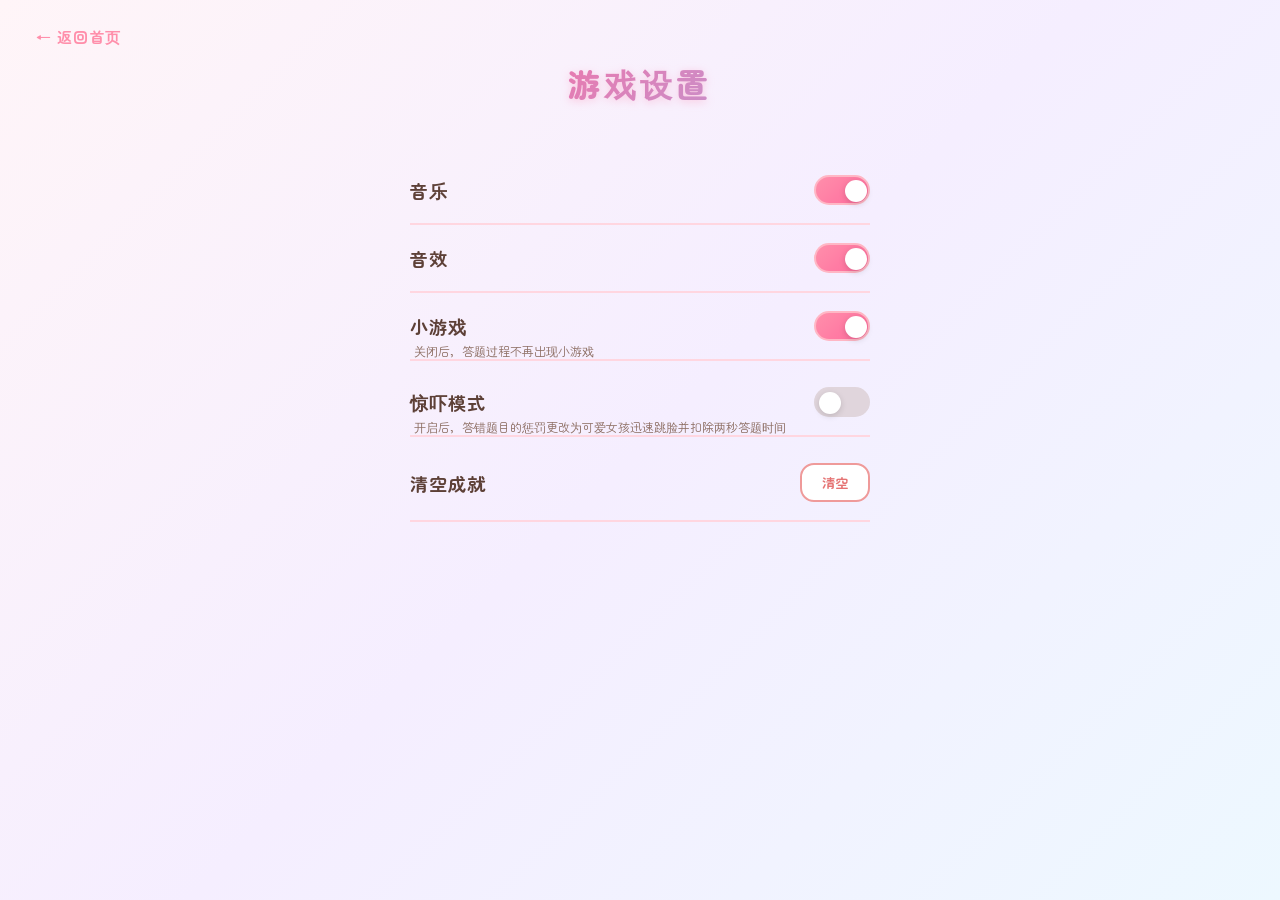
<file: settings.html>
<!DOCTYPE html>
<html lang="zh-CN">
<head>
  <meta charset="UTF-8">
  <meta name="viewport" content="width=device-width, initial-scale=1.0">
  <title>游戏设置</title>
  <style>
    @import url('https://fonts.googleapis.com/css2?family=M+PLUS+Rounded+1c:wght@400;500;700;800&family=Zen+Maru+Gothic:wght@400;500;700;900&display=swap');

    :root {
      --pink: #FF8FAB;
      --pink-dark: #FF6B9D;
      --pink-light: #FFB7C5;
      --pink-lighter: #FFD6E0;
      --pink-bg: #FFF0F5;
      --purple: #B39DDB;
      --purple-light: #D1C4E9;
      --purple-bg: #F3E5F5;
      --cyan: #80DEEA;
      --cyan-bg: #E0F7FA;
      --mint: #A5D6A7;
      --mint-bg: #E8F5E9;
      --cream: #FFF9C4;
      --white: #FFFFFF;
      --text: #5D4037;
      --text-light: #8D6E63;
      --shadow-sm: 0 2px 8px rgba(255,143,171,0.15);
      --shadow-md: 0 4px 16px rgba(255,143,171,0.2);
      --shadow-lg: 0 8px 30px rgba(255,143,171,0.25);
      --radius: 14px;
      --radius-lg: 22px;
      --radius-xl: 28px;
      --bounce: cubic-bezier(0.34, 1.56, 0.64, 1);
    }

    * { margin: 0; padding: 0; box-sizing: border-box; }

    body {
      font-family: 'Zen Maru Gothic', 'M PLUS Rounded 1c', 'Microsoft YaHei', 'PingFang SC', sans-serif;
      background: linear-gradient(135deg, #FFF5F8 0%, #F5EEFF 50%, #EDF8FF 100%);
      color: var(--text);
      min-height: 100vh;
      display: flex;
      flex-direction: column;
      align-items: center;
    }

    .container {
      max-width: 500px; width: 100%; padding: 60px 20px;
    }

    h1 {
      font-size: 32px; font-weight: 900; letter-spacing: 4px;
      text-align: center; margin-bottom: 48px;
      background: linear-gradient(135deg, var(--pink-dark), var(--purple));
      -webkit-background-clip: text;
      -webkit-text-fill-color: transparent;
      background-clip: text;
      filter: drop-shadow(0 2px 4px rgba(255,107,157,0.3));
    }

    .setting-row {
      display: flex; justify-content: space-between; align-items: center;
      padding: 18px 0; border-bottom: 2px solid var(--pink-lighter);
    }

    .setting-label {
      font-size: 18px; font-weight: 700; letter-spacing: 1px;
      color: var(--text);
    }

    .toggle {
      position: relative; width: 56px; height: 30px;
    }

    .toggle input { opacity: 0; width: 0; height: 0; }

    .toggle-slider {
      position: absolute; inset: 0; cursor: pointer;
      background: #E0D5DC; border-radius: 999px; transition: .3s;
      border: 2px solid transparent;
    }

    .toggle-slider::before {
      content: ''; position: absolute; left: 3px; top: 3px;
      width: 22px; height: 22px;
      background: #fff; border-radius: 50%; transition: .3s var(--bounce);
      box-shadow: 0 2px 6px rgba(0,0,0,0.15);
    }

    .toggle input:checked + .toggle-slider {
      background: linear-gradient(135deg, var(--pink), var(--pink-dark));
      border-color: var(--pink-light);
    }

    .toggle input:checked + .toggle-slider::before {
      transform: translateX(26px);
    }

    .back-link {
      position: fixed;
      top: 20px;
      left: 24px;
      color: var(--pink);
      font-size: 15px;
      letter-spacing: 1px;
      text-decoration: none;
      z-index: 10;
      font-weight: 700;
      transition: all 0.2s ease;
      padding: 6px 12px;
      border-radius: var(--radius);
    }

    .back-link:hover {
      background: var(--pink-bg);
      text-decoration: none;
      transform: translateX(-2px);
    }

    .setting-hint {
      font-size: 12px; color: var(--text-light); margin-top: -19px; margin-bottom: 8px; padding-left: 4px;
    }

    .btn-clear {
      padding: 8px 20px; font-size: 13px; border: 2px solid #EF9A9A; color: #E57373;
      background: var(--white); cursor: pointer; transition: all 0.25s var(--bounce);
      border-radius: var(--radius); font-family: inherit; font-weight: 700;
    }

    .btn-clear:hover {
      background: #FFCDD2; border-color: #E57373;
      transform: translateY(-1px);
    }
  </style>
</head>
<body>
  <div class="container">
    <h1>游戏设置</h1>

    <div class="setting-row">
      <span class="setting-label">音乐</span>
      <label class="toggle">
        <input type="checkbox" id="toggleMusic" onchange="saveSettings()">
        <span class="toggle-slider"></span>
      </label>
    </div>

    <div class="setting-row">
      <span class="setting-label">音效</span>
      <label class="toggle">
        <input type="checkbox" id="toggleSfx" onchange="saveSettings()">
        <span class="toggle-slider"></span>
      </label>
    </div>

    <div class="setting-row">
      <span class="setting-label">小游戏</span>
      <label class="toggle">
        <input type="checkbox" id="toggleMinigame" onchange="saveSettings()">
        <span class="toggle-slider"></span>
      </label>
    </div>
    <div class="setting-hint">关闭后，答题过程不再出现小游戏</div>

    <div class="setting-row">
      <span class="setting-label">惊吓模式</span>
      <label class="toggle">
        <input type="checkbox" id="toggleScare" onchange="saveSettings()">
        <span class="toggle-slider"></span>
      </label>
    </div>
    <div class="setting-hint">开启后，答错题目的惩罚更改为可爱女孩迅速跳脸并扣除两秒答题时间</div>

    <div class="setting-row">
      <span class="setting-label">清空成就</span>
      <button class="btn-clear" onclick="clearAchievements()">清空</button>
    </div>

    <a class="back-link" href="index.html">← 返回首页</a>
  </div>

  <script src="achievements.js"></script>
  <script>
    function loadSettings() {
      try {
        var s = JSON.parse(localStorage.getItem('game_settings') || '{}');
        document.getElementById('toggleMusic').checked    = (s.music !== false);
        document.getElementById('toggleSfx').checked      = (s.sfx !== false);
        document.getElementById('toggleMinigame').checked  = (s.minigame !== false);
        document.getElementById('toggleScare').checked     = (s.scare === true);
      } catch (e) {
        document.getElementById('toggleMusic').checked    = true;
        document.getElementById('toggleSfx').checked      = true;
        document.getElementById('toggleMinigame').checked  = true;
        document.getElementById('toggleScare').checked     = false;
      }
    }

    function saveSettings() {
      var settings = {
        music:    document.getElementById('toggleMusic').checked,
        sfx:      document.getElementById('toggleSfx').checked,
        minigame: document.getElementById('toggleMinigame').checked,
        scare:    document.getElementById('toggleScare').checked
      };
      try { localStorage.setItem('game_settings', JSON.stringify(settings)); } catch (e) {}
    }

    function clearAchievements() {
      if (confirm('确定要清空所有成就记录吗？此操作不可撤销。')) {
        ACHIEVEMENTS.clearAll();
        alert('成就记录已清空。');
      }
    }

    loadSettings();
  </script>
</body>
</html>
</file>
